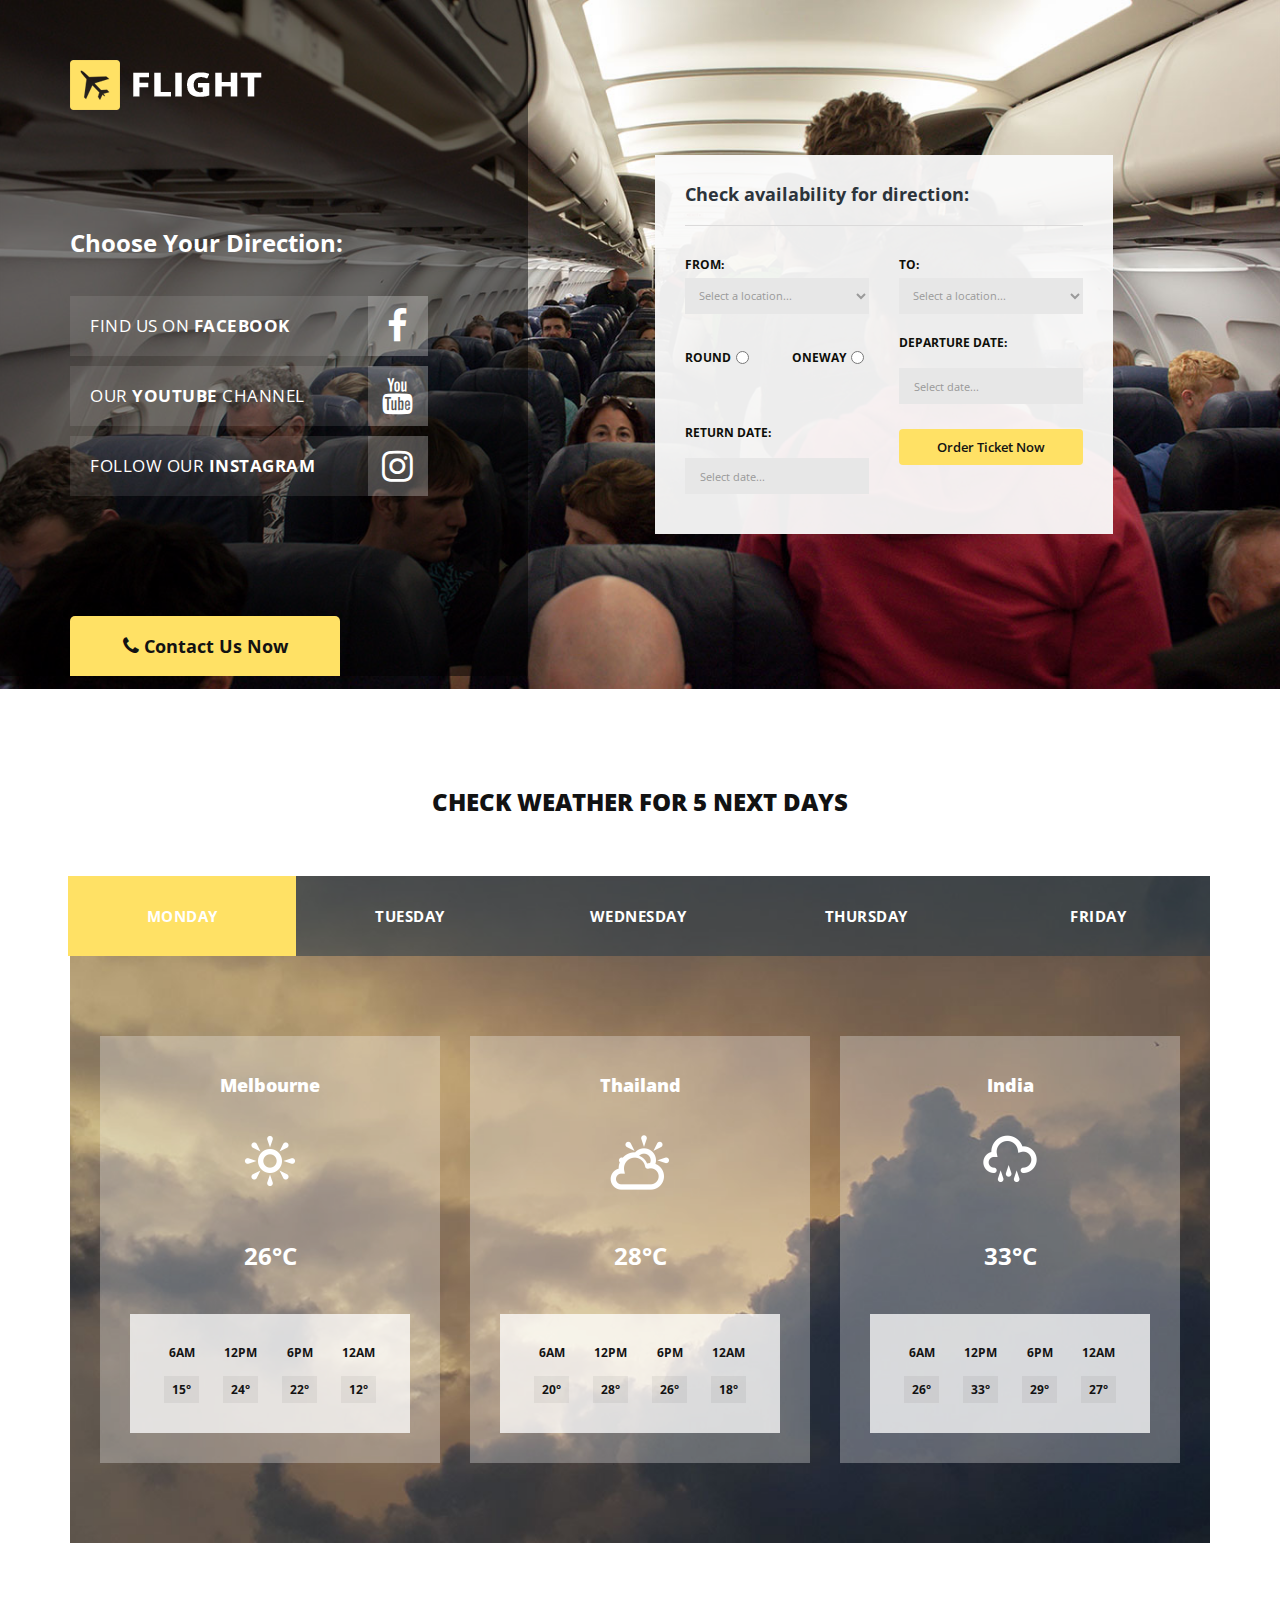
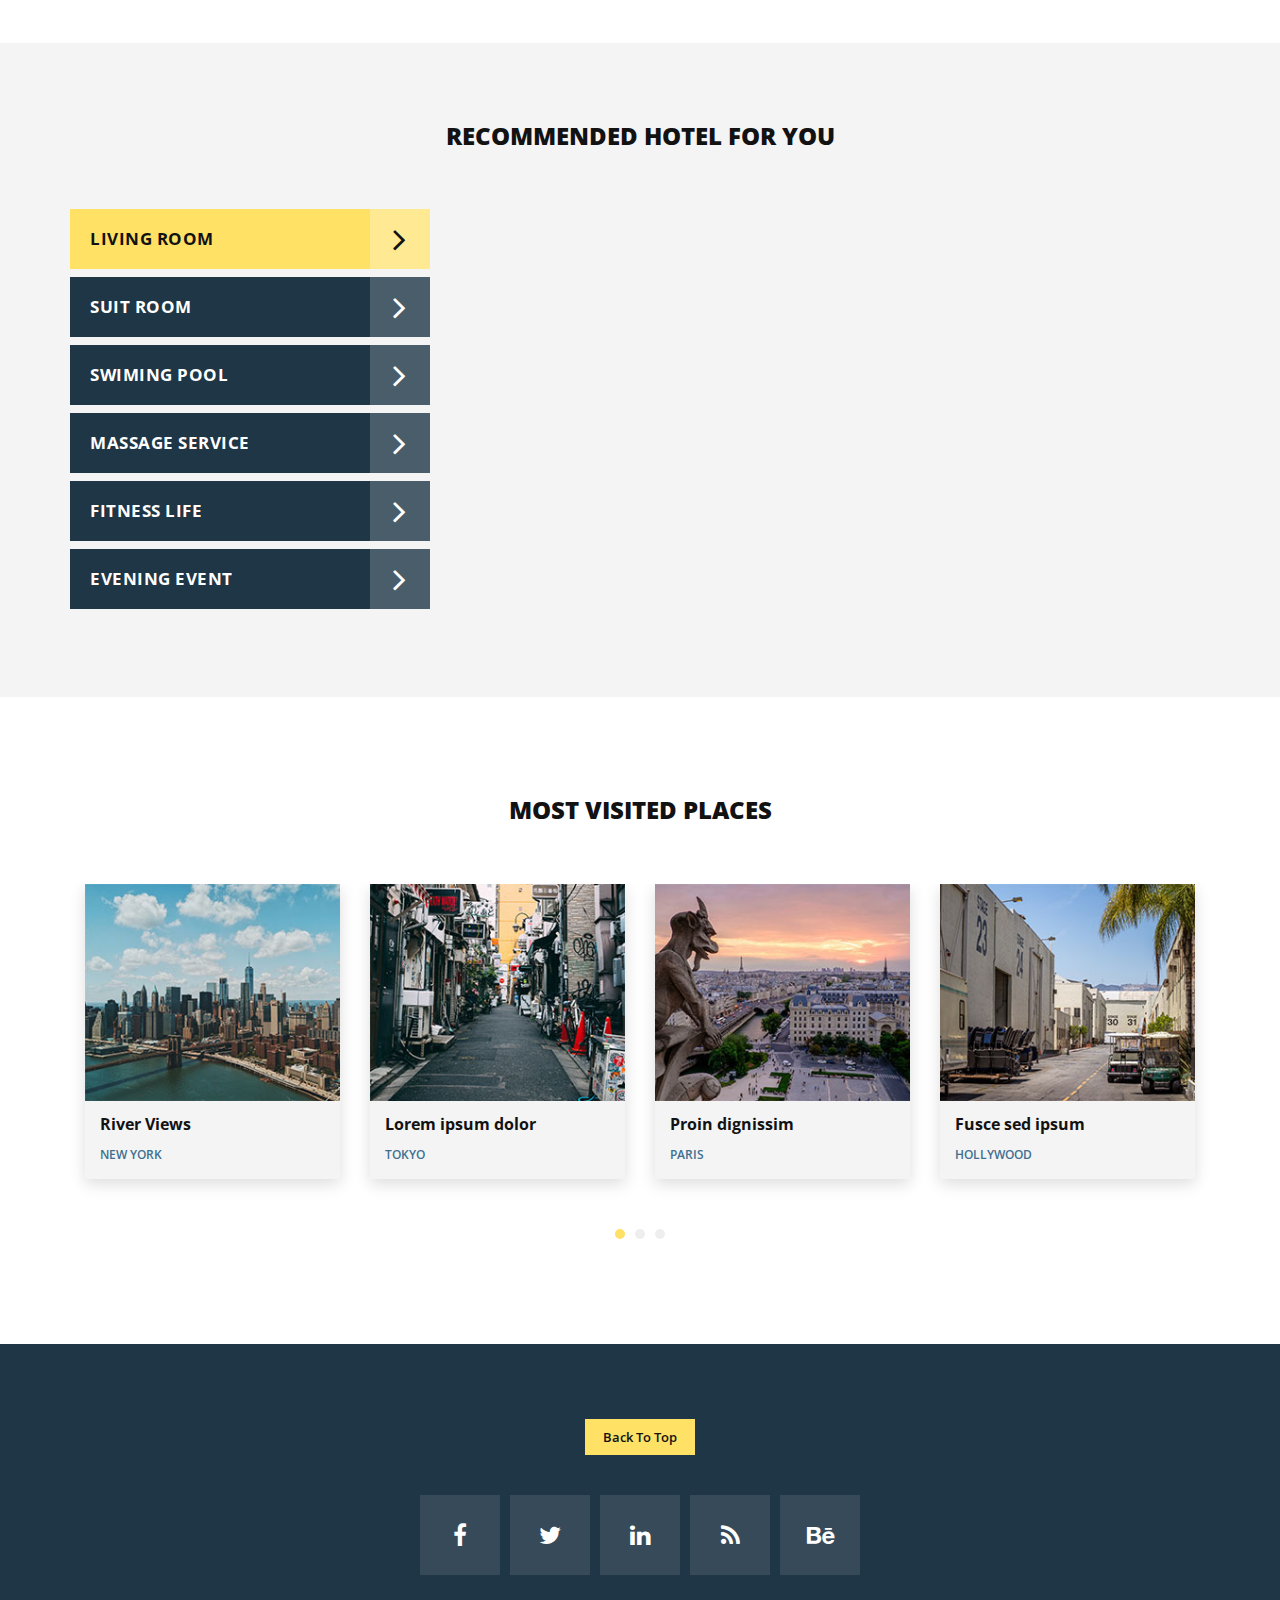
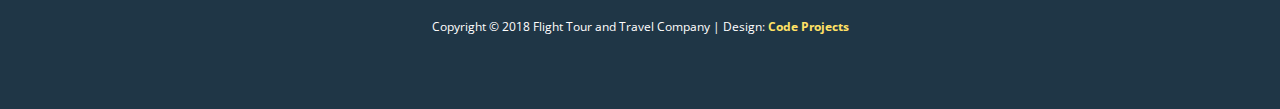
<file: index.html>
<!DOCTYPE html>
<html>
    <head>
        <meta charset="utf-8">
        <meta http-equiv="X-UA-Compatible" content="IE=edge,chrome=1">
<!--

Template 2093 Flight

http://www.tooplate.com/view/2093-flight

-->
    	<title>Flight Reservation</title>
    
        <meta name="description" content="">
        <meta name="viewport" content="width=device-width, initial-scale=1">
        <link rel="apple-touch-icon" href="apple-touch-icon.png">

        <link rel="stylesheet" href="css/bootstrap.min.css">
        <link rel="stylesheet" href="css/bootstrap-theme.min.css">
        <link rel="stylesheet" href="css/fontAwesome.css">
        <link rel="stylesheet" href="css/hero-slider.css">
        <link rel="stylesheet" href="css/owl-carousel.css">
        <link rel="stylesheet" href="css/datepicker.css">
        <link rel="stylesheet" href="css/tooplate-style.css">

        <link href="https://fonts.googleapis.com/css?family=Open+Sans:300,400,600,700,800" rel="stylesheet">

        <script src="js/vendor/modernizr-2.8.3-respond-1.4.2.min.js"></script>
    </head>

<body>

    
    <section class="banner" id="top">
        <div class="container">
            <div class="row">
                <div class="col-md-5">
                    <div class="left-side">
                        <div class="logo">
                            <img src="img/logo.png" alt="Flight Template">
                        </div>
                        <div class="tabs-content">
                            <h4>Choose Your Direction:</h4>
                            <ul class="social-links">
                                <li><a href="http://facebook.com">Find us on <em>Facebook</em><i class="fa fa-facebook"></i></a></li>
                                <li><a href="http://youtube.com">Our <em>YouTube</em> Channel<i class="fa fa-youtube"></i></a></li>
                                <li><a href="http://instagram.com">Follow our <em>instagram</em><i class="fa fa-instagram"></i></a></li>
                            </ul>
                        </div>
                        <div class="page-direction-button">
                            <a href="contact.html"><i class="fa fa-phone"></i>Contact Us Now</a>
                        </div>
                    </div>
                </div>
                <div class="col-md-5 col-md-offset-1">
                    <section id="first-tab-group" class="tabgroup">
                        <div id="tab1">
                            <div class="submit-form">
                                <h4>Check availability for <em>direction</em>:</h4>
                                <form id="form-submit" method="get">
                                    <div class="row">
                                        <div class="col-md-6">
                                            <fieldset>
                                                <label for="from">From:</label>
                                                <select required id='from' name='from' onchange='this.form.()'>
                                                    <option value="">Select a location...</option>
                                                    <option value="Melbourne">Melbourne</option>
                                                    <option value="Sydney">Sydney</option>
                                                    <option value="Adelaide">Adelaide</option>
                                                    <option value="Perth">Perth</option>
                                                    <option value="Darwin">Darwin</option>
                                                    <option value="Hobart">Hobart</option>
                                                    <option value="Mumbai">Mumbai</option>
                                                    <option value="Delhi">Delhi</option>
                                                    <option value="Singapore">Singapore</option>
                                                    <option value="Thailand">Thailand</option>
                                                    <option value="New York">New York</option>
                                                    <option value="Texas">Texas</option>
                                                </select>
                                            </fieldset>
                                        </div>
                                        <div class="col-md-6">
                                            <fieldset>
                                                <label for="to">To:</label>
                                                <select required id='to' onchange='checkDestination()'>
                                                    <option value="">Select a location...</option>
                                                    <option value="Melbourne">Melbourne</option>
                                                    <option value="Sydney">Sydney</option>
                                                    <option value="Adelaide">Adelaide</option>
                                                    <option value="Perth">Perth</option>
                                                    <option value="Darwin">Darwin</option>
                                                    <option value="Hobart">Hobart</option>
                                                    <option value="Mumbai">Mumbai</option>
                                                    <option value="Delhi">Delhi</option>
                                                    <option value="Singapore">Singapore</option>
                                                    <option value="Thailand">Thailand</option>
                                                    <option value="New York">New York</option>
                                                    <option value="Texas">Texas</option>
                                                </select>
                                            </fieldset>
                                        </div>
                                        
                                        <div class="col-md-6">
                                            <div class="radio-select">
                                                <div class="row">
                                                    <div class="col-md-6 col-sm-6 col-xs-6">
                                                        <label for="round" >Round</label>
                                                        <input type="radio" name="trip" id="round" value="round" required="required" onclick="hideReturnDatePicker(this.value)" onchange='this.form.()'>
                                                    </div>
                                                    <div class="col-md-6 col-sm-6 col-xs-6">
                                                        <label for="oneway">Oneway</label>
                                                        <input type="radio" name="trip" id="oneway" value="one-way" required="required" onclick="hideReturnDatePicker(this.value)" onchange='this.form.()' >
                                                    </div>
                                                    
                                                </div>
                                            </div>
                                        </div>
                                      
                                        <div class="col-md-6">
                                            <fieldset>
                                                <label for="departure">Departure date:</label>
                                                <input name="deparure" type="text" class="form-control date" id="deparure" placeholder="Select date..." required="" onchange='this.form.()'>
                                            </fieldset>
                                        </div>
                                        <div class="col-md-6">
                                            <fieldset>
                                                <label for="return" id="returnLable" >Return date:</label>
                                                <input name="return" type="text" class="form-control date" id="returnDate" placeholder="Select date..." required="" onchange='this.form.()'>
                                            </fieldset>
                                        </div>
                                    
                                
                                        <div class="col-md-6">
                                            <fieldset>
                                                <button type="submit" id="form-submit" onclick="validateForm()" class="btn">Order Ticket Now</button>
                                            </fieldset>
                                        </div>
                                    </div>
                                </form>
                            </div>
                        </div>
                    </section>
                </div>
            </div>
        </div>
    </section>



    <div class="tabs-content" id="weather">
        <div class="container">
            <div class="row">
                <div class="col-md-12">
                    <div class="section-heading">
                        <h2>Check Weather For 5 NEXT Days</h2>
                    </div>
                </div>
                <div class="wrapper">
                    <div class="col-md-12">
                        <div class="weather-content">
                            <div class="row">
                                <div class="col-md-12">
                                    <ul class="tabs clearfix" data-tabgroup="second-tab-group">
                                        <li><a href="#monday" class="active">Monday</a></li>
                                        <li><a href="#tuesday">Tuesday</a></li>
                                        <li><a href="#wednesday">Wednesday</a></li>
                                        <li><a href="#thursday">Thursday</a></li>
                                        <li><a href="#friday">Friday</a></li>
                                    </ul>    
                                </div>
                                <div class="col-md-12">
                                    <section id="second-tab-group" class="weathergroup">
                                        <div id="monday">
                                            <div class="row">
                                                <div class="col-md-4">
                                                    <div class="weather-item">
                                                        <h6>Melbourne</h6>
                                                        <div class="weather-icon">
                                                            <img src="img/weather-icon-03.png" alt="">
                                                        </div>
                                                        <span>26&deg;C</span>
                                                        <ul class="time-weather">
                                                            <li>6AM <span>15&deg;</span></li>
                                                            <li>12PM <span>24&deg;</span></li>
                                                            <li>6PM <span>22&deg;</span></li>
                                                            <li>12AM <span>12&deg;</span></li>
                                                        </ul>
                                                    </div>
                                                </div>
                                                <div class="col-md-4">
                                                    <div class="weather-item">
                                                        <h6>Thailand</h6>
                                                        <div class="weather-icon">
                                                            <img src="img/weather-icon-02.png" alt="">
                                                        </div>
                                                        <span>28&deg;C</span>
                                                        <ul class="time-weather">
                                                            <li>6AM <span>20&deg;</span></li>
                                                            <li>12PM <span>28&deg;</span></li>
                                                            <li>6PM <span>26&deg;</span></li>
                                                            <li>12AM <span>18&deg;</span></li>
                                                        </ul>
                                                    </div>
                                                </div>
                                                <div class="col-md-4">
                                                    <div class="weather-item">
                                                        <h6>India</h6>
                                                        <div class="weather-icon">
                                                            <img src="img/weather-icon-01.png" alt="">
                                                        </div>
                                                        <span>33&deg;C</span>
                                                        <ul class="time-weather">
                                                            <li>6AM <span>26&deg;</span></li>
                                                            <li>12PM <span>33&deg;</span></li>
                                                            <li>6PM <span>29&deg;</span></li>
                                                            <li>12AM <span>27&deg;</span></li>
                                                        </ul>
                                                    </div>
                                                </div>
                                            </div>
                                        </div>
                                        <div id="tuesday">
                                            <div class="row">
                                                <div class="col-md-4">
                                                    <div class="weather-item">
                                                        <h6>Myanmar</h6>
                                                        <div class="weather-icon">
                                                            <img src="img/weather-icon-02.png" alt="">
                                                        </div>
                                                        <span>28&deg;C</span>
                                                        <ul class="time-weather">
                                                            <li>6AM <span>18&deg;</span></li>
                                                            <li>12PM <span>27&deg;</span></li>
                                                            <li>6PM <span>25&deg;</span></li>
                                                            <li>12AM <span>17&deg;</span></li>
                                                        </ul>
                                                    </div>
                                                </div>
                                                <div class="col-md-4">
                                                    <div class="weather-item">
                                                        <h6>Thailand</h6>
                                                        <div class="weather-icon">
                                                            <img src="img/weather-icon-03.png" alt="">
                                                        </div>
                                                        <span>31&deg;C</span>
                                                        <ul class="time-weather">
                                                            <li>6AM <span>19&deg;</span></li>
                                                            <li>12PM <span>28&deg;</span></li>
                                                            <li>6PM <span>22&deg;</span></li>
                                                            <li>12AM <span>18&deg;</span></li>
                                                        </ul>
                                                    </div>
                                                </div>
                                                <div class="col-md-4">
                                                    <div class="weather-item">
                                                        <h6>India</h6>
                                                        <div class="weather-icon">
                                                            <img src="img/weather-icon-01.png" alt="">
                                                        </div>
                                                        <span>26&deg;C</span>
                                                        <ul class="time-weather">
                                                            <li>6AM <span>19&deg;</span></li>
                                                            <li>12PM <span>26&deg;</span></li>
                                                            <li>6PM <span>22&deg;</span></li>
                                                            <li>12AM <span>20&deg;</span></li>
                                                        </ul>
                                                    </div>
                                                </div>
                                            </div>
                                        </div>
                                        <div id="wednesday">
                                            <div class="row">
                                                <div class="col-md-4">
                                                    <div class="weather-item">
                                                        <h6>Myanmar</h6>
                                                        <div class="weather-icon">
                                                            <img src="img/weather-icon-03.png" alt="">
                                                        </div>
                                                        <span>31&deg;C</span>
                                                        <ul class="time-weather">
                                                            <li>6AM <span>19&deg;</span></li>
                                                            <li>12PM <span>28&deg;</span></li>
                                                            <li>6PM <span>22&deg;</span></li>
                                                            <li>12AM <span>18&deg;</span></li>
                                                        </ul>
                                                    </div>
                                                </div>
                                                <div class="col-md-4">
                                                    <div class="weather-item">
                                                        <h6>Thailand</h6>
                                                        <div class="weather-icon">
                                                            <img src="img/weather-icon-01.png" alt="">
                                                        </div>
                                                        <span>34&deg;C</span>
                                                        <ul class="time-weather">
                                                            <li>6AM <span>28&deg;</span></li>
                                                            <li>12PM <span>34&deg;</span></li>
                                                            <li>6PM <span>30&deg;</span></li>
                                                            <li>12AM <span>29&deg;</span></li>
                                                        </ul>
                                                    </div>
                                                </div>
                                                <div class="col-md-4">
                                                    <div class="weather-item">
                                                        <h6>India</h6>
                                                        <div class="weather-icon">
                                                            <img src="img/weather-icon-02.png" alt="">
                                                        </div>
                                                        <span>28&deg;C</span>
                                                        <ul class="time-weather">
                                                            <li>6AM <span>18&deg;</span></li>
                                                            <li>12PM <span>27&deg;</span></li>
                                                            <li>6PM <span>25&deg;</span></li>
                                                            <li>12AM <span>17&deg;</span></li>
                                                        </ul>
                                                    </div>
                                                </div>
                                            </div>
                                        </div>
                                        <div id="thursday">
                                            <div class="row">
                                                <div class="col-md-4">
                                                    <div class="weather-item">
                                                        <h6>Myanmar</h6>
                                                        <div class="weather-icon">
                                                            <img src="img/weather-icon-01.png" alt="">
                                                        </div>
                                                        <span>27&deg;C</span>
                                                        <ul class="time-weather">
                                                            <li>6AM <span>21&deg;</span></li>
                                                            <li>12PM <span>27&deg;</span></li>
                                                            <li>6PM <span>22&deg;</span></li>
                                                            <li>12AM <span>18&deg;</span></li>
                                                        </ul>
                                                    </div>
                                                </div>
                                                <div class="col-md-4">
                                                    <div class="weather-item">
                                                        <h6>Thailand</h6>
                                                        <div class="weather-icon">
                                                            <img src="img/weather-icon-02.png" alt="">
                                                        </div>
                                                        <span>28&deg;C</span>
                                                        <ul class="time-weather">
                                                            <li>6AM <span>18&deg;</span></li>
                                                            <li>12PM <span>27&deg;</span></li>
                                                            <li>6PM <span>25&deg;</span></li>
                                                            <li>12AM <span>17&deg;</span></li>
                                                        </ul>
                                                    </div>
                                                </div>
                                                <div class="col-md-4">
                                                    <div class="weather-item">
                                                        <h6>India</h6>
                                                        <div class="weather-icon">
                                                            <img src="img/weather-icon-03.png" alt="">
                                                        </div>
                                                        <span>31&deg;C</span>
                                                        <ul class="time-weather">
                                                            <li>6AM <span>19&deg;</span></li>
                                                            <li>12PM <span>28&deg;</span></li>
                                                            <li>6PM <span>22&deg;</span></li>
                                                            <li>12AM <span>18&deg;</span></li>
                                                        </ul>
                                                    </div>
                                                </div>
                                            </div>
                                        </div>
                                        <div id="friday">
                                            <div class="row">
                                                <div class="col-md-4">
                                                    <div class="weather-item">
                                                        <h6>Myanmar</h6>
                                                        <div class="weather-icon">
                                                            <img src="img/weather-icon-03.png" alt="">
                                                        </div>
                                                        <span>33&deg;C</span>
                                                        <ul class="time-weather">
                                                            <li>6AM <span>28&deg;</span></li>
                                                            <li>12PM <span>33&deg;</span></li>
                                                            <li>6PM <span>29&deg;</span></li>
                                                            <li>12AM <span>27&deg;</span></li>
                                                        </ul>
                                                    </div>
                                                </div>
                                                <div class="col-md-4">
                                                    <div class="weather-item">
                                                        <h6>Thailand</h6>
                                                        <div class="weather-icon">
                                                            <img src="img/weather-icon-02.png" alt="">
                                                        </div>
                                                        <span>31&deg;C</span>
                                                        <ul class="time-weather">
                                                            <li>6AM <span>24&deg;</span></li>
                                                            <li>12PM <span>31&deg;</span></li>
                                                            <li>6PM <span>26&deg;</span></li>
                                                            <li>12AM <span>23&deg;</span></li>
                                                        </ul>
                                                    </div>
                                                </div>
                                                <div class="col-md-4">
                                                    <div class="weather-item">
                                                        <h6>India</h6>
                                                        <div class="weather-icon">
                                                            <img src="img/weather-icon-01.png" alt="">
                                                        </div>
                                                        <span>28&deg;C</span>
                                                        <ul class="time-weather">
                                                            <li>6AM <span>24&deg;</span></li>
                                                            <li>12PM <span>28&deg;</span></li>
                                                            <li>6PM <span>26&deg;</span></li>
                                                            <li>12AM <span>22&deg;</span></li>
                                                        </ul>
                                                    </div>
                                                </div>
                                            </div>
                                        </div>
                                    </section>
                                </div>
                            </div>
                        </div>
                    </div>
                </div>
            </div>
        </div>
    </div>





    
    <div class="tabs-content" id="recommended-hotel">
        <div class="container">
            <div class="row">
                <div class="col-md-12">
                    <div class="section-heading">
                        <h2>Recommended Hotel For You</h2>
                    </div>
                </div>
                <div class="wrapper">
                    <div class="col-md-4">
                            <ul class="tabs clearfix" data-tabgroup="third-tab-group">
                                <li><a href="#livingroom" class="active">Living Room <i class="fa fa-angle-right"></i></a></li>
                                <li><a href="#suitroom">Suit Room <i class="fa fa-angle-right"></i></a></li>
                                <li><a href="#swimingpool">Swiming Pool <i class="fa fa-angle-right"></i></a></li>
                                <li><a href="#massage">Massage Service <i class="fa fa-angle-right"></i></a></li>
                                <li><a href="#fitness">Fitness Life <i class="fa fa-angle-right"></i></a></li>
                                <li><a href="#event">Evening Event <i class="fa fa-angle-right"></i></a></li>
                            </ul>
                        </div>
                    </div>
                    <div class="col-md-8">
                        <section id="third-tab-group" class="recommendedgroup">
                            <div id="livingroom">
                                <div class="text-content">
                                    <iframe width="100%" height="400px" src="https://www.youtube.com/watch?v=zxl1WNm2l5k">
                                    </iframe>
                                </div>
                            </div>
                            <div id="suitroom">
                                <div class="row">
                                    <div class="col-md-12">
                                        <div id="owl-suiteroom" class="owl-carousel owl-theme">
                                            <div class="item">
                                                <div class="suiteroom-item">
                                                    <img src="img/suite-02.jpg" alt="">
                                                    <div class="text-content">
                                                        <h4>Clean And Relaxing Room</h4>
                                                        <span>Aurora Resort</span>
                                                    </div>
                                                </div>
                                            </div>
                                            <div class="item">
                                                <div class="suiteroom-item">
                                                    <img src="img/suite-01.jpg" alt="">
                                                    <div class="text-content">
                                                        <h4>Special Suite Room TV</h4>
                                                        <span>Khao Yai Hotel</span>
                                                    </div>
                                                </div>
                                            </div>
                                            <div class="item">
                                                <div class="suiteroom-item">
                                                    <img src="img/suite-03.jpg" alt="">
                                                    <div class="text-content">
                                                        <h4>The Best Sitting</h4>
                                                        <span>Hotel Grand</span>
                                                    </div>
                                                </div>
                                            </div>
                                        </div>
                                    </div>
                                </div>
                            </div>
                            <div id="swimingpool">
                                <img src="img/swiming-pool.jpg" alt="">
                                <div class="row">
                                    <div class="col-md-12">
                                        <div class="text-content">
                                            <h4>Lovely View Swiming Pool For Special Guests</h4>
                                            <span>Victoria Resort and Spa</span>
                                        </div>
                                    </div>
                                </div>
                            </div>
                            <div id="massage">
                                <img src="img/massage-service.jpg" alt="">
                                <div class="row">
                                    <div class="col-md-12">
                                        <div class="text-content">
                                            <h4>Perfect Place For Relaxation</h4>
                                            <span>Napali Beach</span>
                                        </div>
                                    </div>
                                </div>
                            </div>
                            <div id="fitness">
                                <img src="img/fitness-service.jpg" alt="">
                                <div class="row">
                                    <div class="col-md-12">
                                        <div class="text-content">
                                            <h4>Insane Street Workout</h4>
                                            <span>Hua Hin Beach</span>
                                        </div>
                                    </div>
                                </div>
                            </div>
                            <div id="event">
                                <img src="img/evening-event.jpg" alt="">
                                <div class="row">
                                    <div class="col-md-12">
                                        <div class="text-content">
                                            <h4>Finest Winery Night</h4>
                                            <span>Queen Restaurant</span>
                                        </div>
                                    </div>
                                </div>
                            </div>
                        </section>
                    </div>
                </div>
            </div>
        </div>
    </div>




    <section id="most-visited">
        <div class="container">
            <div class="row">
                <div class="col-md-12">
                    <div class="section-heading">
                        <h2>Most Visited Places</h2>
                    </div>
                </div>
                <div class="col-md-12">
                    <div id="owl-mostvisited" class="owl-carousel owl-theme">
                        <div class="item col-md-12">
                            <div class="visited-item">
                                <img src="img/place-01.jpg" alt="">
                                <div class="text-content">
                                    <h4>River Views</h4>
                                    <span>New York</span>
                                </div>
                            </div>
                        </div>
                        <div class="item col-md-12">
                            <div class="visited-item">
                                <img src="img/place-02.jpg" alt="">
                                <div class="text-content">
                                    <h4>Lorem ipsum dolor</h4>
                                    <span>Tokyo</span>
                                </div>
                            </div>
                        </div>
                        <div class="item col-md-12">
                            <div class="visited-item">
                                <img src="img/place-03.jpg" alt="">
                                <div class="text-content">
                                    <h4>Proin dignissim</h4>
                                    <span>Paris</span>
                                </div>
                            </div>
                        </div>
                        <div class="item col-md-12">
                            <div class="visited-item">
                                <img src="img/place-04.jpg" alt="">
                                <div class="text-content">
                                    <h4>Fusce sed ipsum</h4>
                                    <span>Hollywood</span>
                                </div>
                            </div>
                        </div>
                        <div class="item col-md-12">
                            <div class="visited-item">
                                <img src="img/place-02.jpg" alt="">
                                <div class="text-content">
                                    <h4>Vivamus egestas</h4>
                                    <span>Tokyo</span>
                                </div>
                            </div>
                        </div>
                        <div class="item col-md-12">
                            <div class="visited-item">
                                <img src="img/place-01.jpg" alt="">
                                <div class="text-content">
                                    <h4>Aliquam elit metus</h4>
                                    <span>New York</span>
                                </div>
                            </div>
                        </div>
                        <div class="item col-md-12">
                            <div class="visited-item">
                                <img src="img/place-03.jpg" alt="">
                                <div class="text-content">
                                    <h4>Phasellus pharetra</h4>
                                    <span>Paris</span>
                                </div>
                            </div>
                        </div>
                        <div class="item col-md-12">
                            <div class="visited-item">
                                <img src="img/place-04.jpg" alt="">
                                <div class="text-content">
                                    <h4>In in quam efficitur</h4>
                                    <span>Hollywood</span>
                                </div>
                            </div>
                        </div>
                        <div class="item col-md-12">
                            <div class="visited-item">
                                <img src="img/place-01.jpg" alt="">
                                <div class="text-content">
                                    <h4>Sed faucibus odio</h4>
                                    <span>NEW YORK</span>
                                </div>
                            </div>
                        </div>
                        <div class="item col-md-12">
                            <div class="visited-item">
                                <img src="img/place-02.jpg" alt="">
                                <div class="text-content">
                                    <h4>Donec varius porttitor</h4>
                                    <span>Tokyo</span>
                                </div>
                            </div>
                        </div>
                    </div>
                </div>
            </div>
        </div>
    </section>



    <footer>
        <div class="container">
            <div class="row">
                <div class="col-md-12">
                    <div class="primary-button">
                        <a href="#" class="scroll-top">Back To Top</a>
                    </div>
                </div>
                <div class="col-md-12">
                    <ul class="social-icons">
                        <li><a href="https://www.facebook.com/tooplate"><i class="fa fa-facebook"></i></a></li>
                        <li><a href="#"><i class="fa fa-twitter"></i></a></li>
                        <li><a href="#"><i class="fa fa-linkedin"></i></a></li>
                        <li><a href="#"><i class="fa fa-rss"></i></a></li>
                        <li><a href="#"><i class="fa fa-behance"></i></a></li>
                    </ul>
                </div>
                <div class="col-md-12">
                    <p>Copyright &copy; 2018 Flight Tour and Travel Company
                
                | Design: <a href="http://www.code-projects.org" target="_parent"><em>Code Projects</em></a></p>
                </div>
            </div>
        </div>
    </footer>


    


    <script src="//ajax.googleapis.com/ajax/libs/jquery/1.11.2/jquery.min.js"></script>
    <script>window.jQuery || document.write('<script src="js/vendor/jquery-1.11.2.min.js"><\/script>')</script>

    <script src="js/vendor/bootstrap.min.js"></script>
    
    <script src="js/datepicker.js"></script>
    <script src="js/plugins.js"></script>
    <script src="js/main.js"></script>

    <script src="http://ajax.googleapis.com/ajax/libs/jquery/1.10.2/jquery.min.js" type="text/javascript"></script>
    <script type="text/javascript">
    $(document).ready(function() {

        

        // navigation click actions 
        $('.scroll-link').on('click', function(event){
            event.preventDefault();
            var sectionID = $(this).attr("data-id");
            scrollToID('#' + sectionID, 750);
        });
        // scroll to top action
        $('.scroll-top').on('click', function(event) {
            event.preventDefault();
            $('html, body').animate({scrollTop:0}, 'slow');         
        });
        // mobile nav toggle
        $('#nav-toggle').on('click', function (event) {
            event.preventDefault();
            $('#main-nav').toggleClass("open");
        });
    });
    // scroll function
    function scrollToID(id, speed){
        var offSet = 0;
        var targetOffset = $(id).offset().top - offSet;
        var mainNav = $('#main-nav');
        $('html,body').animate({scrollTop:targetOffset}, speed);
        if (mainNav.hasClass("open")) {
            mainNav.css("height", "1px").removeClass("in").addClass("collapse");
            mainNav.removeClass("open");
        }
    }
    if (typeof console === "undefined") {
        console = {
            log: function() { }
        };
    }
    </script>
</body>
</html>
</file>
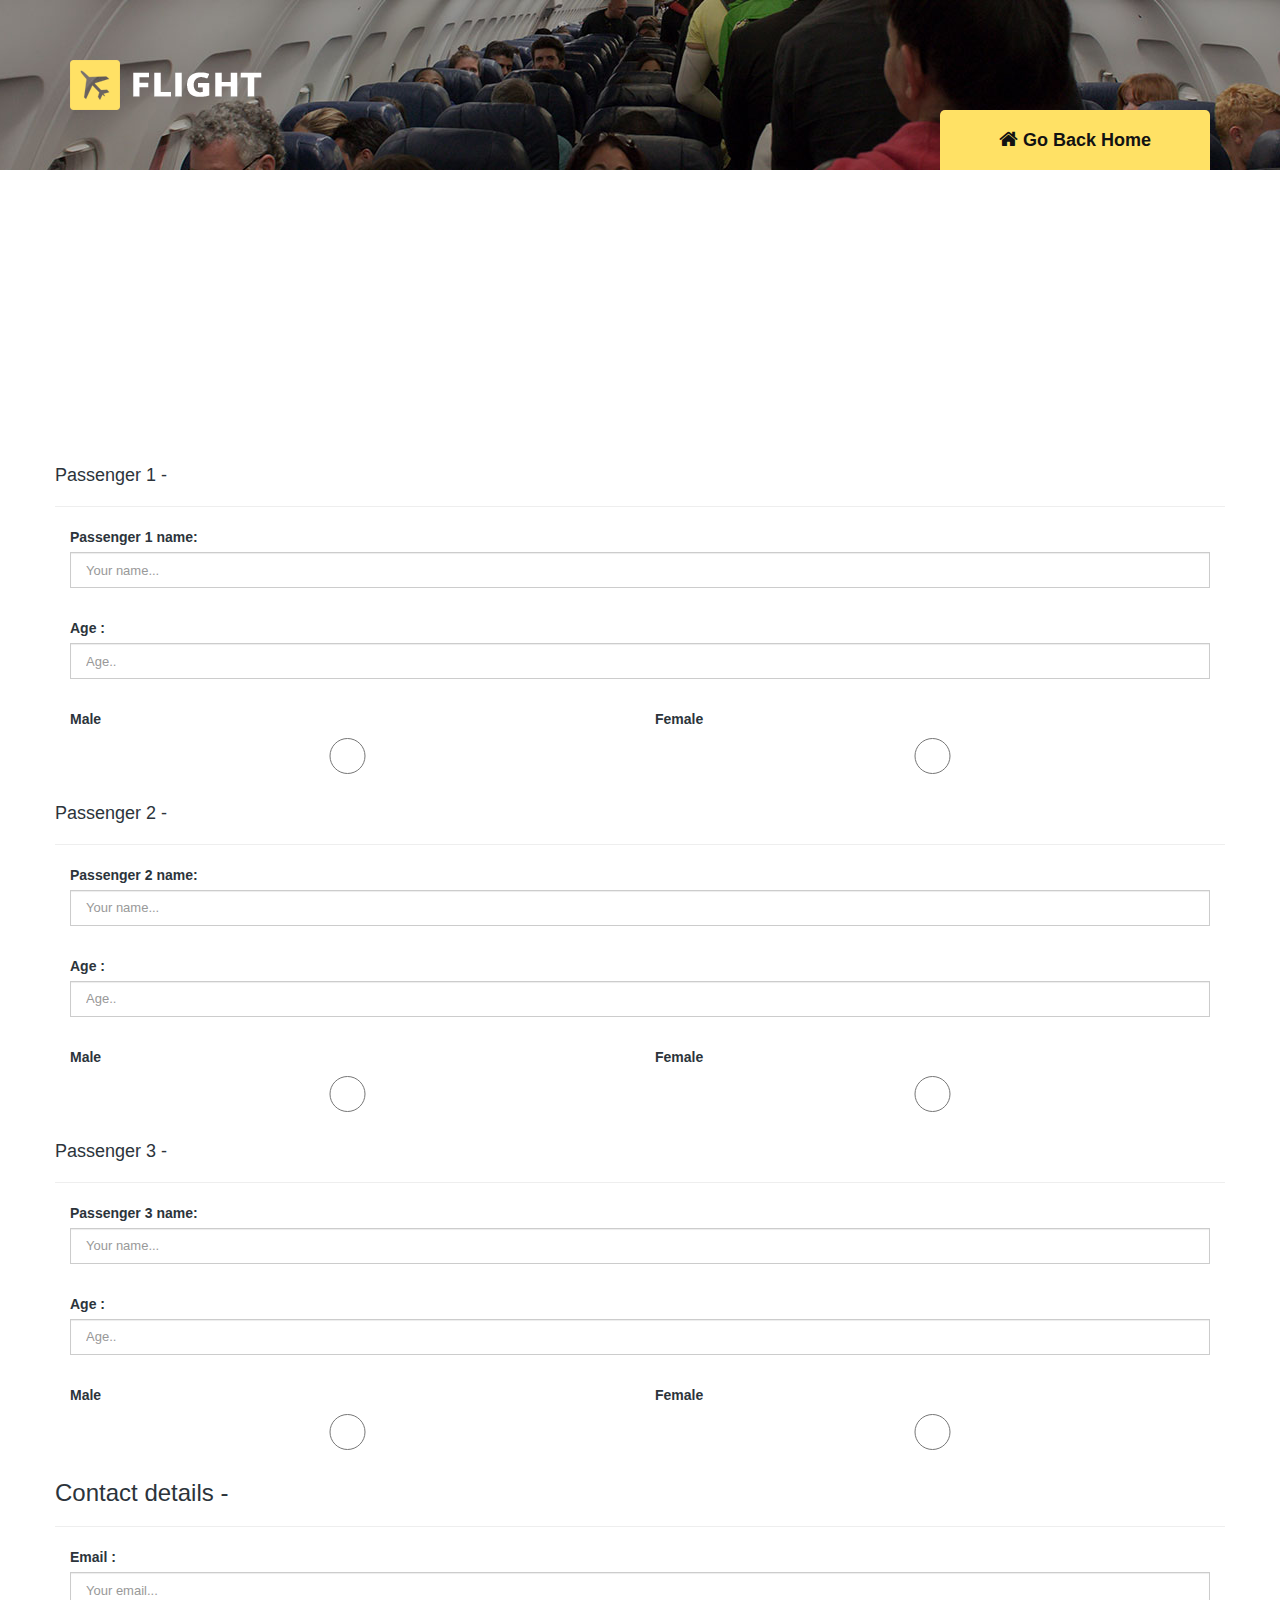
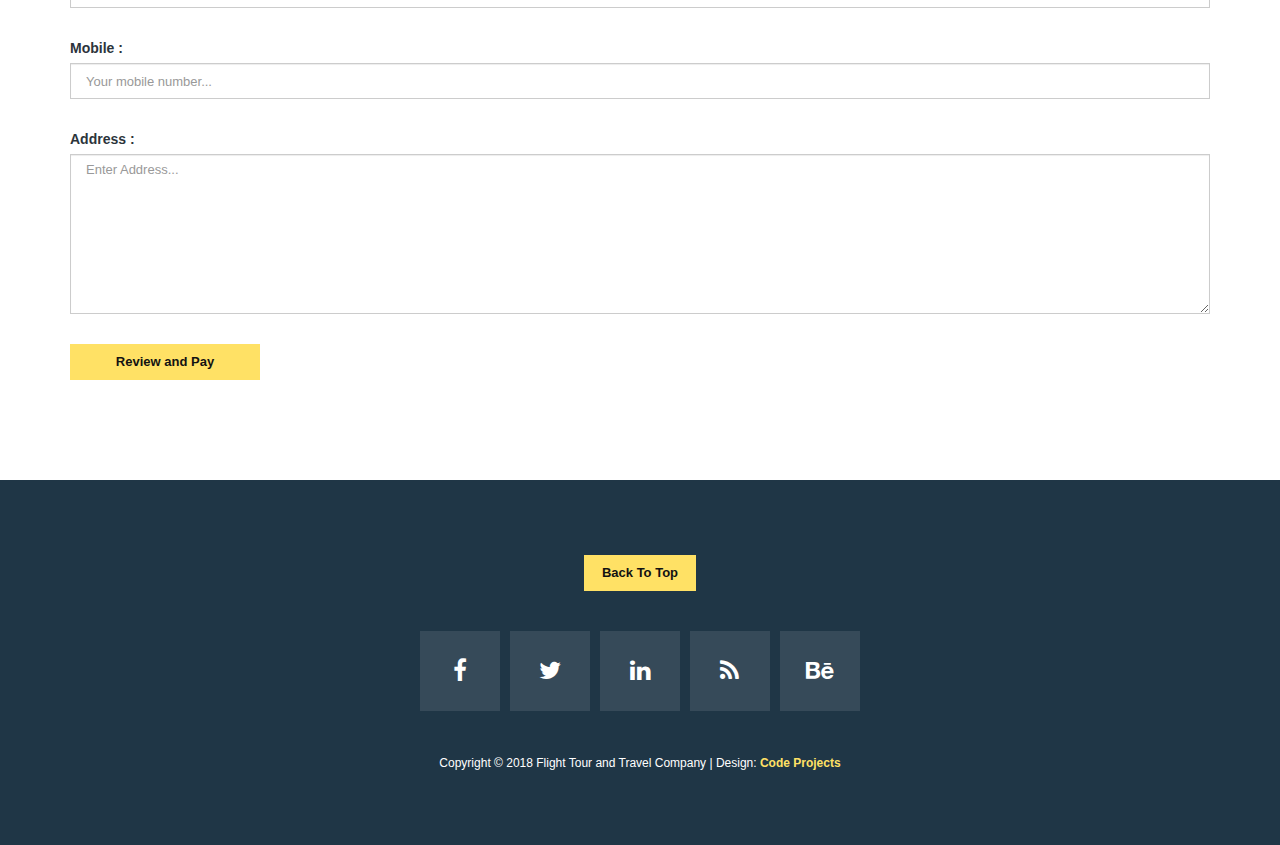
<file: book.html>
<!DOCTYPE html>
<html>

<head>
    <meta charset="utf-8">
    <meta http-equiv="X-UA-Compatible" content="IE=edge,chrome=1">
    <!--

Template 2093 Flight

http://www.tooplate.com/view/2093-flight

-->
    <title>Flight - Contact Page</title>
    <meta name="description" content="">
    <meta name="viewport" content="width=device-width, initial-scale=1">
    <link rel="apple-touch-icon" href="apple-touch-icon.png">

    <link rel="stylesheet" href="css/bootstrap.min.css">
    <link rel="stylesheet" href="css/bootstrap-theme.min.css">
    <link rel="stylesheet" href="css/fontAwesome.css">
    <link rel="stylesheet" href="css/hero-slider.css">
    <link rel="stylesheet" href="css/owl-carousel.css">
    <link rel="stylesheet" href="css/tooplate-style.css">

    <link
        href="https://fonts.googleapis.com/css?family=Spectral:200,200i,300,300i,400,400i,500,500i,600,600i,700,700i,800,800i"
        rel="stylesheet">
    <link href="https://fonts.googleapis.com/css?family=Roboto:100,300,400,500,700,900" rel="stylesheet">

    <script src="js/vendor/modernizr-2.8.3-respond-1.4.2.min.js"></script>
</head>

<body>


    <section class="page-heading" id="top">
        <div class="container">
            <div class="row">
                <div class="col-md-6">
                    <div class="logo">
                        <img src="img/logo.png" alt="Flight Template">
                    </div>
                </div>
                <div class="col-md-6">
                    <div class="page-direction-button">
                        <a href="index.html"><i class="fa fa-home"></i>Go Back Home</a>
                    </div>
                </div>
            </div>
        </div>
    </section>





    <section class="contact-form">
        <div class="container">
            <div class="row">
                <div class="col-md-12">
                    <div class="section-heading">
                        <h2>Passenger Details</h2>
                    </div>
                </div>
                <div class="col-md-12">
                    <form id="detail" action="confirmationPage.html" method="get">
                        <div class="row">
                            <h4>Passenger 1 - </h2>
                                <hr>
                                <div class="col-md-12">
                                    <label for="from">Passenger 1 name:</label>
                                    <fieldset>
                                        <input name="name1" type="text" class="form-control" id="name1"
                                            placeholder="Your name..." required=""
                                            onchange="validateNameCount(this.value)">
                                    </fieldset>
                                </div>
                                <div class="col-md-12">
                                    <fieldset>
                                        <label for="from">Age :</label>
                                        <input name="age1" type="number" class="form-control" id="age1"
                                            placeholder="Age.." required="">
                                    </fieldset>
                                </div>
                                <div class="col-md-12">
                                    <div class="radio-select">
                                        <div class="row">
                                            <div class="col-md-6 col-sm-6 col-xs-6">
                                                <label for="male">Male</label>
                                                <input type="radio" name="gender1" id="male1" value="male"
                                                    required="required" onchange='this.form.()'>
                                            </div>
                                            <div class="col-md-6 col-sm-6 col-xs-6">
                                                <label for="Female">Female</label>
                                                <input type="radio" name="gender1" id="female1" value="female"
                                                    required="required" onchange='this.form.()'>
                                            </div>

                                        </div>
                                    </div>
                                </div>
                                <br>
                                <br>
                                <h4>Passenger 2 - </h2>
                                    <hr>
                                    <div class="col-md-12">
                                        <label for="from">Passenger 2 name:</label>
                                        <fieldset>
                                            <input name="name2" type="text" class="form-control" id="name2"
                                                placeholder="Your name..." required=""
                                                onchange="validateNameCount(this.value)">
                                        </fieldset>
                                    </div>
                                    <div class="col-md-12">
                                        <fieldset>
                                            <label for="from">Age :</label>
                                            <input name="age2" type="number" class="form-control" id="age2"
                                                placeholder="Age.." required="">
                                        </fieldset>
                                    </div>
                                    <div class="col-md-12">
                                        <div class="radio-select">
                                            <div class="row">
                                                <div class="col-md-6 col-sm-6 col-xs-6">
                                                    <label for="male">Male</label>
                                                    <input type="radio" name="gender2" id="male2" value="male"
                                                        required="required" onchange='this.form.()'>
                                                </div>
                                                <div class="col-md-6 col-sm-6 col-xs-6">
                                                    <label for="Female">Female</label>
                                                    <input type="radio" name="gender2" id="female2" value="female"
                                                        required="required" onchange='this.form.()'>
                                                </div>

                                            </div>
                                        </div>
                                    </div>
                                    <br>
                                    <br>
                                    <h4>Passenger 3 - </h2>
                                        <hr size="5">
                                        <div class="col-md-12">
                                            <label for="from">Passenger 3 name:</label>
                                            <fieldset>
                                                <input name="name3" type="text" class="form-control" id="name3"
                                                    placeholder="Your name..." required=""
                                                    onchange="validateNameCount(this.value)">
                                            </fieldset>
                                        </div>
                                        <div class="col-md-12">
                                            <fieldset>
                                                <label for="from">Age :</label>
                                                <input name="age3" type="number" class="form-control" id="age3"
                                                    placeholder="Age.." required="">
                                            </fieldset>
                                        </div>
                                        <div class="col-md-12">
                                            <div class="radio-select">
                                                <div class="row">
                                                    <div class="col-md-6 col-sm-6 col-xs-6">
                                                        <label for="male">Male</label>
                                                        <input type="radio" name="gender3" id="male3" value="male"
                                                            required="required" onchange='this.form.()'>
                                                    </div>
                                                    <div class="col-md-6 col-sm-6 col-xs-6">
                                                        <label for="Female">Female</label>
                                                        <input type="radio" name="gender3" id="female3" value="female"
                                                            required="required" onchange='this.form.()'>
                                                    </div>

                                                </div>
                                            </div>
                                        </div>

                                        <br>
                                        <br>
                                        <h3>Contact details - </h2>
                                            <hr>
                                            <div class="col-md-12">
                                                <label for="from">Email :</label>
                                                <fieldset>
                                                    <input name="email" type="text" class="form-control" id="email" placeholder="Your email..." required="">
                                                </fieldset>
                                            </div>
                                            <div class="col-md-12">
                                                <label for="from">Mobile :</label>
                                                <fieldset>
                                                    <input name="mobile" type="number" class="form-control" id="mobile" placeholder="Your mobile number..." required="">
                                                </fieldset>
                                            </div>
                                            <div class="col-md-12">
                                                <label for="from">Address :</label>
                                                <fieldset>
                                                    <textarea name="address" rows="6" class="form-control" id="address" placeholder="Enter Address..." ></textarea>
                                                </fieldset>
                                            </div>

                                            <div class="col-md-12">
                                                <fieldset>
                                                    <button type="submit" id="form-submit1" class="btn">Review and Pay</button>
                                                </fieldset>
                                            </div>
                        </div>
                    </form> 
                </div>
            </div>
        </div>
    </section>






    <footer>
        <div class="container">
            <div class="row">
                <div class="col-md-12">
                    <div class="primary-button">
                        <a href="#" class="scroll-top">Back To Top</a>
                    </div>
                </div>
                <div class="col-md-12">
                    <ul class="social-icons">
                        <li><a href="https://www.facebook.com/tooplate"><i class="fa fa-facebook"></i></a></li>
                        <li><a href="#"><i class="fa fa-twitter"></i></a></li>
                        <li><a href="#"><i class="fa fa-linkedin"></i></a></li>
                        <li><a href="#"><i class="fa fa-rss"></i></a></li>
                        <li><a href="#"><i class="fa fa-behance"></i></a></li>
                    </ul>
                </div>
                <div class="col-md-12">
                    <p>Copyright &copy; 2018 Flight Tour and Travel Company

                        | Design: <a href="http://www.code-projects.org" target="_parent"><em>Code Projects</em></a></p>
                </div>
            </div>
        </div>
    </footer>





    <script src="//ajax.googleapis.com/ajax/libs/jquery/1.11.2/jquery.min.js"></script>
    <script>window.jQuery || document.write('<script src="js/vendor/jquery-1.11.2.min.js"><\/script>')</script>

    <script src="js/vendor/bootstrap.min.js"></script>

    <script src="js/plugins.js"></script>
    <script src="js/main.js"></script>

    <script src="http://ajax.googleapis.com/ajax/libs/jquery/1.10.2/jquery.min.js" type="text/javascript"></script>
    <script type="text/javascript">
        $(document).ready(function () {
            // navigation click actions 
            $('.scroll-link').on('click', function (event) {
                event.preventDefault();
                var sectionID = $(this).attr("data-id");
                scrollToID('#' + sectionID, 750);
            });
            // scroll to top action
            $('.scroll-top').on('click', function (event) {
                event.preventDefault();
                $('html, body').animate({ scrollTop: 0 }, 'slow');
            });
            // mobile nav toggle
            $('#nav-toggle').on('click', function (event) {
                event.preventDefault();
                $('#main-nav').toggleClass("open");
            });
        });
        // scroll function
        function scrollToID(id, speed) {
            var offSet = 0;
            var targetOffset = $(id).offset().top - offSet;
            var mainNav = $('#main-nav');
            $('html,body').animate({ scrollTop: targetOffset }, speed);
            if (mainNav.hasClass("open")) {
                mainNav.css("height", "1px").removeClass("in").addClass("collapse");
                mainNav.removeClass("open");
            }
        }
        if (typeof console === "undefined") {
            console = {
                log: function () { }
            };
        }
    </script>
</body>

</html>
</file>
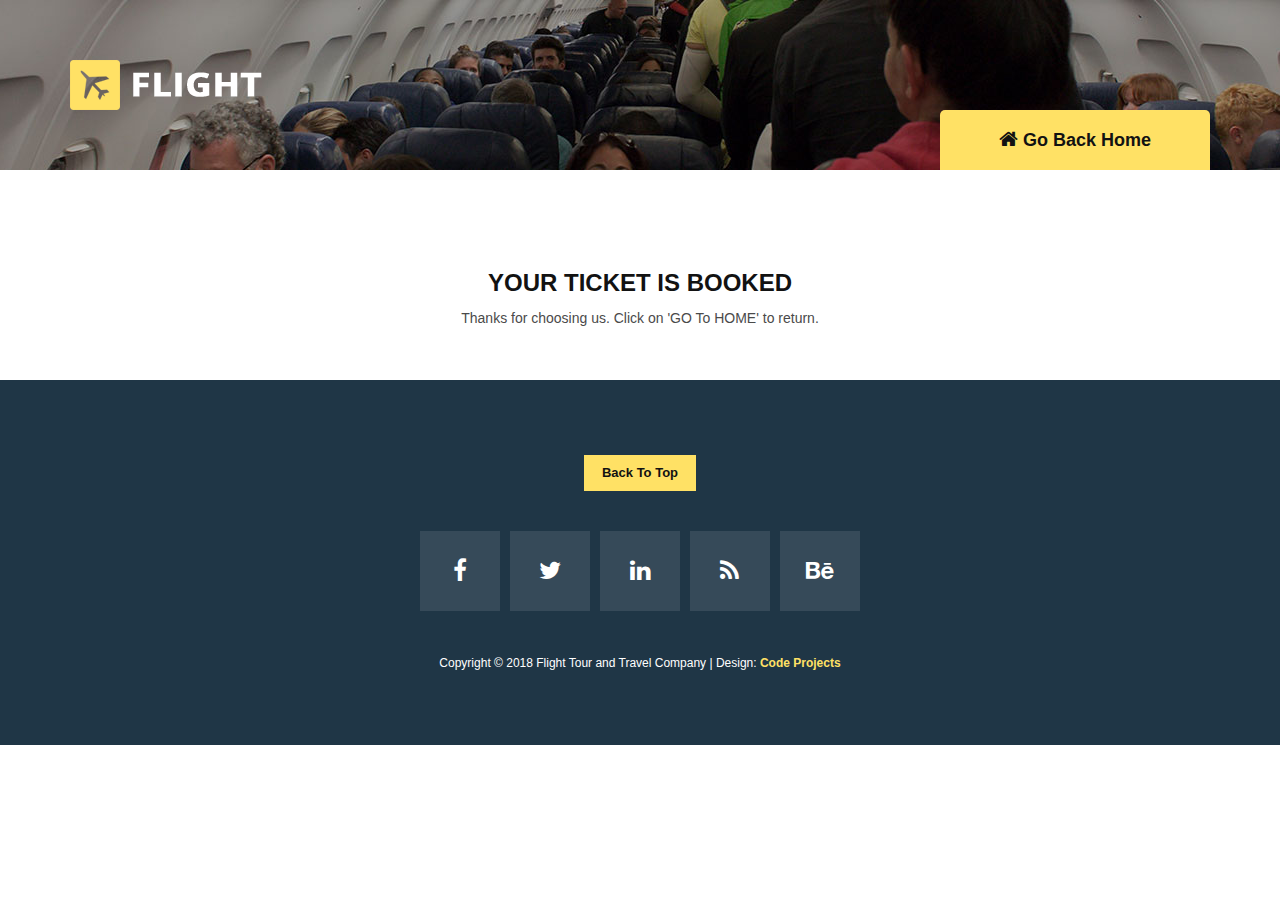
<file: confirmationPage.html>
<!DOCTYPE html>
<html>
    <head>
        <meta charset="utf-8">
        <meta http-equiv="X-UA-Compatible" content="IE=edge,chrome=1">
<!--

Template 2093 Flight

http://www.tooplate.com/view/2093-flight

-->
    	<title>Flight - Contact Page</title>
        <meta name="description" content="">
        <meta name="viewport" content="width=device-width, initial-scale=1">
        <link rel="apple-touch-icon" href="apple-touch-icon.png">

        <link rel="stylesheet" href="css/bootstrap.min.css">
        <link rel="stylesheet" href="css/bootstrap-theme.min.css">
        <link rel="stylesheet" href="css/fontAwesome.css">
        <link rel="stylesheet" href="css/hero-slider.css">
        <link rel="stylesheet" href="css/owl-carousel.css">
        <link rel="stylesheet" href="css/tooplate-style.css">

        <link href="https://fonts.googleapis.com/css?family=Spectral:200,200i,300,300i,400,400i,500,500i,600,600i,700,700i,800,800i" rel="stylesheet">
        <link href="https://fonts.googleapis.com/css?family=Roboto:100,300,400,500,700,900" rel="stylesheet">

        <script src="js/vendor/modernizr-2.8.3-respond-1.4.2.min.js"></script>
    </head>

<body>


    <section class="page-heading" id="top">
        <div class="container">
            <div class="row">
                <div class="col-md-6">
                    <div class="logo">
                        <img src="img/logo.png" alt="Flight Template">
                    </div>
                </div>
                <div class="col-md-6">
                    <div class="page-direction-button">
                        <a href="index.html"><i class="fa fa-home"></i>Go Back Home</a>
                    </div>
                </div>
            </div>
        </div>
    </section>



    <section class="contact-us">
        <div class="container">
            <div class="row">
                <div class="col-md-12">
                    <div class="section-heading">
                        <h2>Your ticket is booked </h2>
                        <p> Thanks for choosing us. Click on 'GO To HOME' to return.</p>
                    </div>
                </div>
             
    </section>



 






    <footer>
        <div class="container">
            <div class="row">
                <div class="col-md-12">
                    <div class="primary-button">
                        <a href="#" class="scroll-top">Back To Top</a>
                    </div>
                </div>
                <div class="col-md-12">
                    <ul class="social-icons">
                        <li><a href="https://www.facebook.com/tooplate"><i class="fa fa-facebook"></i></a></li>
                        <li><a href="#"><i class="fa fa-twitter"></i></a></li>
                        <li><a href="#"><i class="fa fa-linkedin"></i></a></li>
                        <li><a href="#"><i class="fa fa-rss"></i></a></li>
                        <li><a href="#"><i class="fa fa-behance"></i></a></li>
                    </ul>
                </div>
                <div class="col-md-12">
                    <p>Copyright &copy; 2018 Flight Tour and Travel Company
                
                | Design: <a href="http://www.code-projects.org" target="_parent"><em>Code Projects</em></a></p>
                </div>
            </div>
        </div>
    </footer>


    


    <script src="//ajax.googleapis.com/ajax/libs/jquery/1.11.2/jquery.min.js"></script>
    <script>window.jQuery || document.write('<script src="js/vendor/jquery-1.11.2.min.js"><\/script>')</script>

    <script src="js/vendor/bootstrap.min.js"></script>

    <script src="js/plugins.js"></script>
    <script src="js/main.js"></script>

    <script src="http://ajax.googleapis.com/ajax/libs/jquery/1.10.2/jquery.min.js" type="text/javascript"></script>
    <script type="text/javascript">
    $(document).ready(function() {
        // navigation click actions 
        $('.scroll-link').on('click', function(event){
            event.preventDefault();
            var sectionID = $(this).attr("data-id");
            scrollToID('#' + sectionID, 750);
        });
        // scroll to top action
        $('.scroll-top').on('click', function(event) {
            event.preventDefault();
            $('html, body').animate({scrollTop:0}, 'slow');         
        });
        // mobile nav toggle
        $('#nav-toggle').on('click', function (event) {
            event.preventDefault();
            $('#main-nav').toggleClass("open");
        });
    });
    // scroll function
    function scrollToID(id, speed){
        var offSet = 0;
        var targetOffset = $(id).offset().top - offSet;
        var mainNav = $('#main-nav');
        $('html,body').animate({scrollTop:targetOffset}, speed);
        if (mainNav.hasClass("open")) {
            mainNav.css("height", "1px").removeClass("in").addClass("collapse");
            mainNav.removeClass("open");
        }
    }
    if (typeof console === "undefined") {
        console = {
            log: function() { }
        };
    }
    </script>
</body>
</html>
</file>
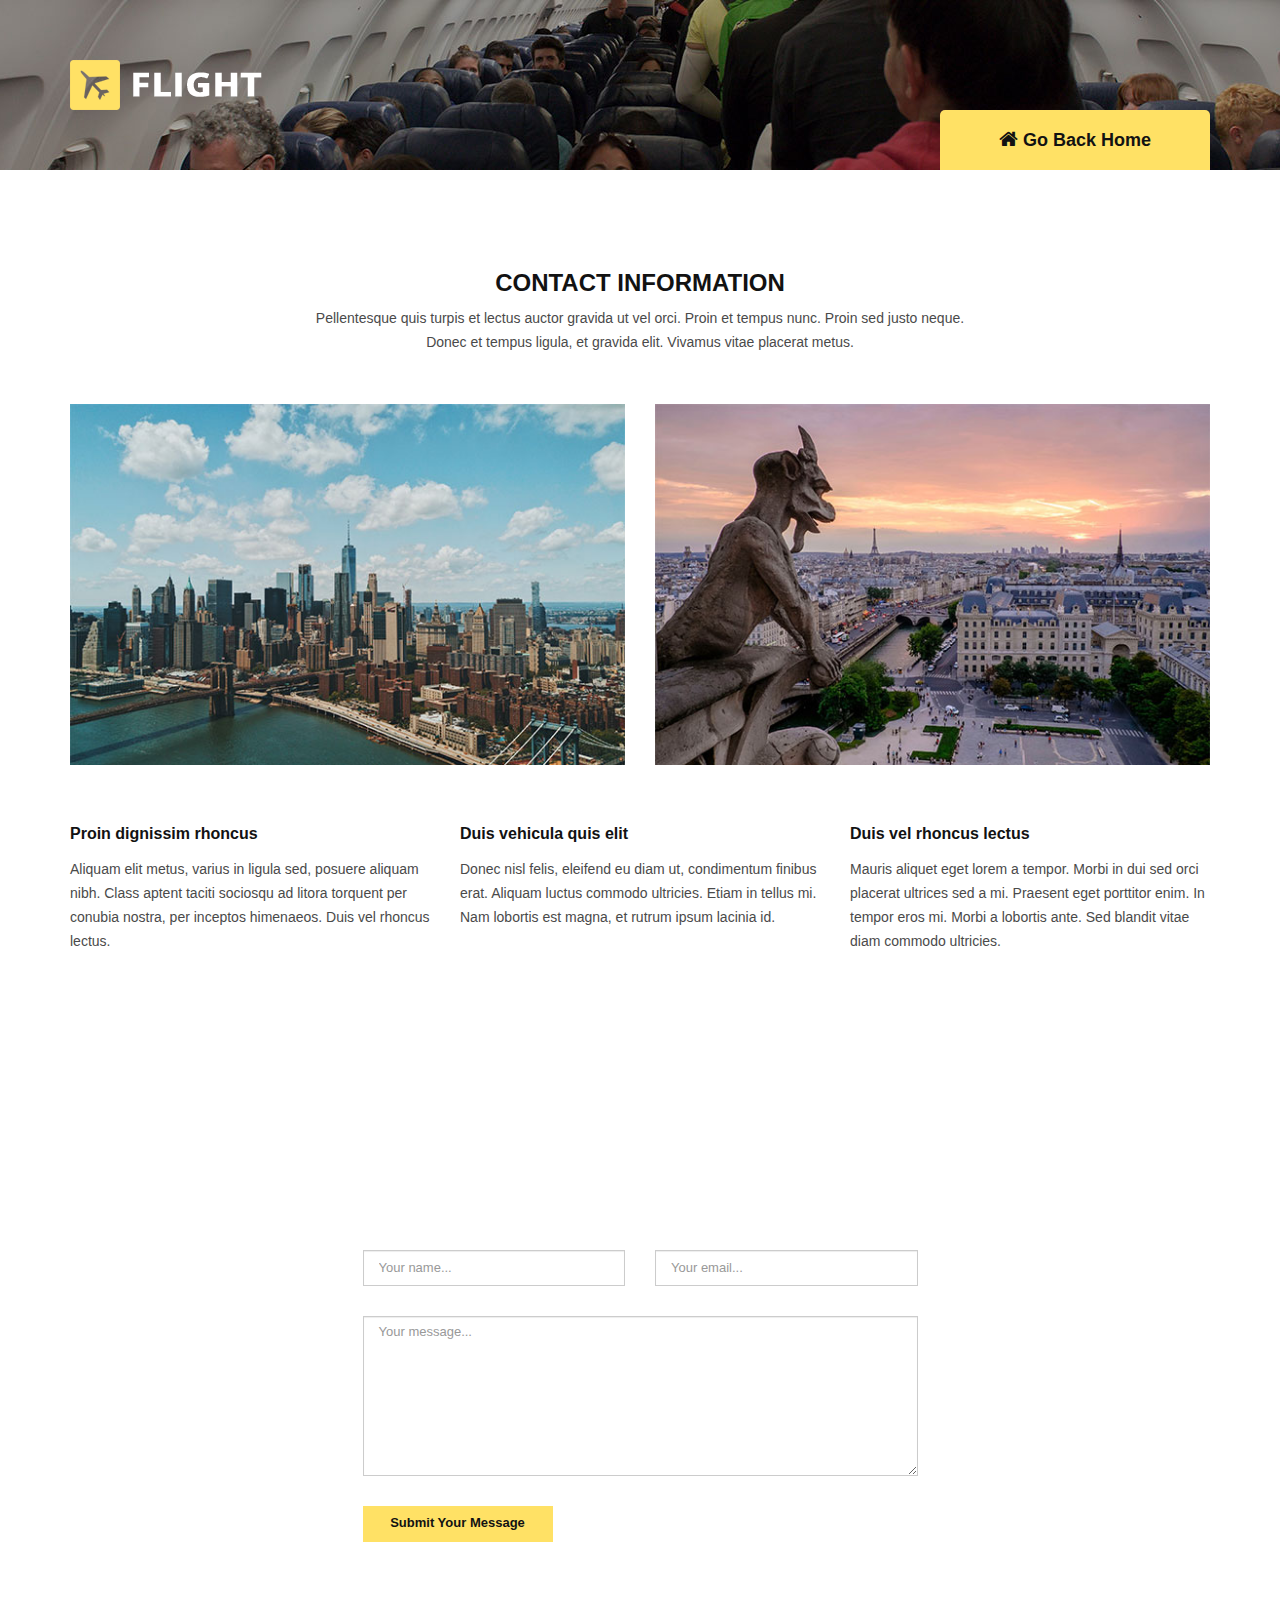
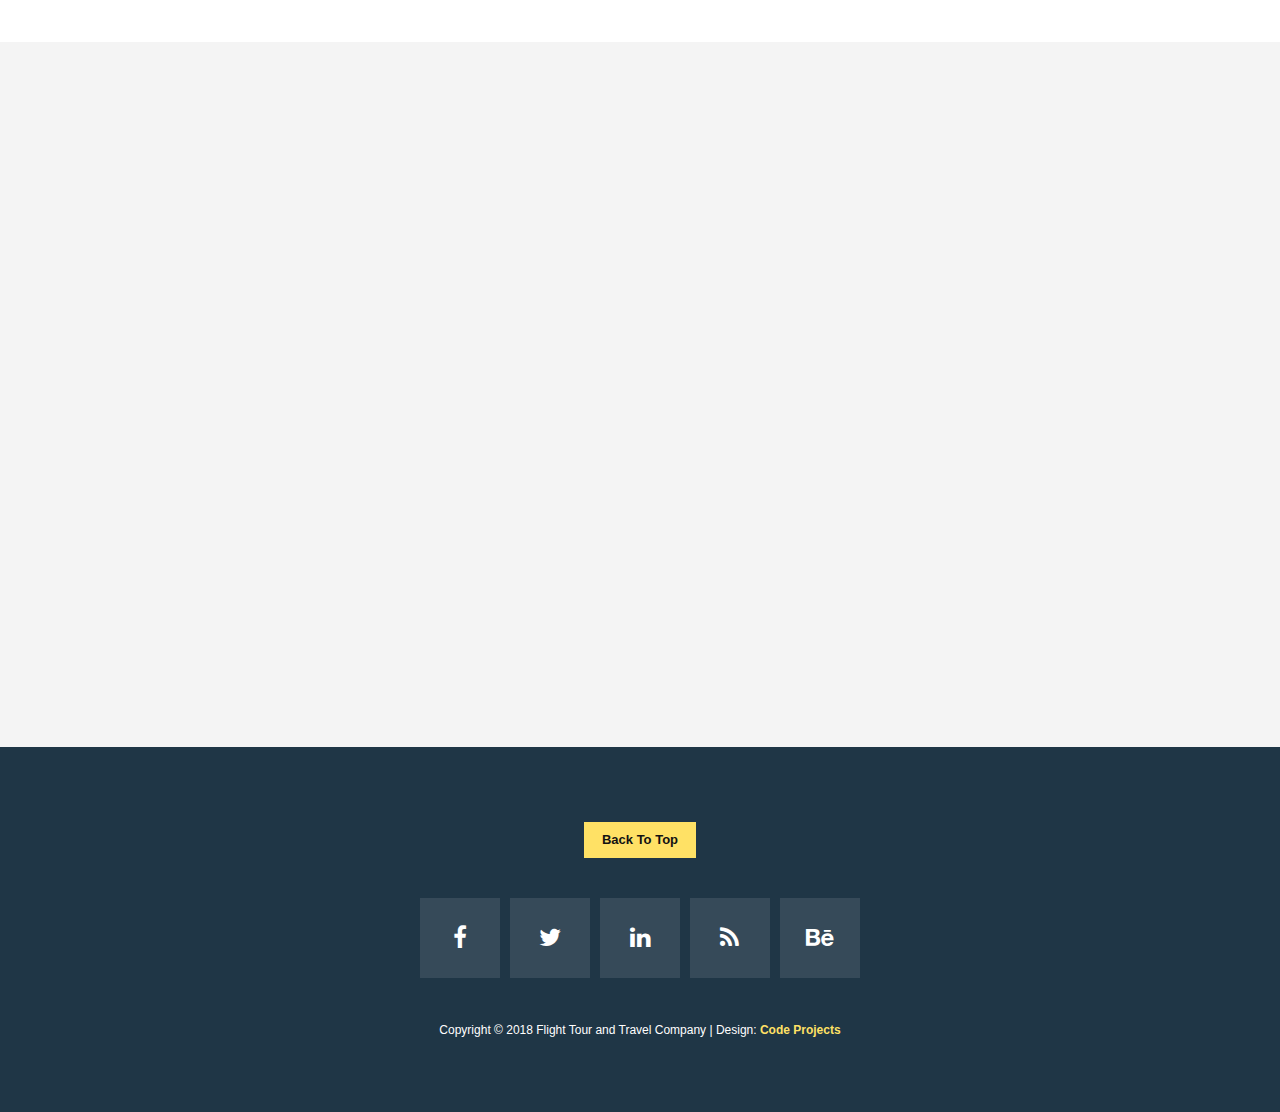
<file: contact.html>
<!DOCTYPE html>
<html>
    <head>
        <meta charset="utf-8">
        <meta http-equiv="X-UA-Compatible" content="IE=edge,chrome=1">
<!--

Template 2093 Flight

http://www.tooplate.com/view/2093-flight

-->
    	<title>Flight - Contact Page</title>
        <meta name="description" content="">
        <meta name="viewport" content="width=device-width, initial-scale=1">
        <link rel="apple-touch-icon" href="apple-touch-icon.png">

        <link rel="stylesheet" href="css/bootstrap.min.css">
        <link rel="stylesheet" href="css/bootstrap-theme.min.css">
        <link rel="stylesheet" href="css/fontAwesome.css">
        <link rel="stylesheet" href="css/hero-slider.css">
        <link rel="stylesheet" href="css/owl-carousel.css">
        <link rel="stylesheet" href="css/tooplate-style.css">

        <link href="https://fonts.googleapis.com/css?family=Spectral:200,200i,300,300i,400,400i,500,500i,600,600i,700,700i,800,800i" rel="stylesheet">
        <link href="https://fonts.googleapis.com/css?family=Roboto:100,300,400,500,700,900" rel="stylesheet">

        <script src="js/vendor/modernizr-2.8.3-respond-1.4.2.min.js"></script>
    </head>

<body>


    <section class="page-heading" id="top">
        <div class="container">
            <div class="row">
                <div class="col-md-6">
                    <div class="logo">
                        <img src="img/logo.png" alt="Flight Template">
                    </div>
                </div>
                <div class="col-md-6">
                    <div class="page-direction-button">
                        <a href="index.html"><i class="fa fa-home"></i>Go Back Home</a>
                    </div>
                </div>
            </div>
        </div>
    </section>



    <section class="contact-us">
        <div class="container">
            <div class="row">
                <div class="col-md-12">
                    <div class="section-heading">
                        <h2>Contact Information</h2>
                        <p> Pellentesque quis turpis et lectus auctor gravida ut vel orci. Proin et tempus nunc. Proin sed justo neque. Donec et tempus ligula, et gravida elit. Vivamus vitae placerat metus.</p>
                    </div>
                </div>
                <div class="col-md-6">
                    <img src="img/contact-01.jpg" alt="">
                </div>
                <div class="col-md-6">
                    <img src="img/contact-02.jpg" alt="">
                </div>
                <div class="col-md-4">
                    <h6>Proin dignissim rhoncus</h6>
                    <p>Aliquam elit metus, varius in ligula sed, posuere aliquam nibh. Class aptent taciti sociosqu ad litora torquent per conubia nostra, per inceptos himenaeos. Duis vel rhoncus lectus.</p>
                </div>
                <div class="col-md-4">
                    <h6>Duis vehicula quis elit</h6>
                    <p>Donec nisl felis, eleifend eu diam ut, condimentum finibus erat. Aliquam luctus commodo ultricies. Etiam in tellus mi. Nam lobortis est magna, et rutrum ipsum lacinia id.</p>
                </div>
                <div class="col-md-4">
                    <h6>Duis vel rhoncus lectus</h6>
                    <p>Mauris aliquet eget lorem a tempor. Morbi in dui sed orci placerat ultrices sed a mi. Praesent eget porttitor enim. In tempor eros mi. Morbi a lobortis ante. Sed blandit vitae diam commodo ultricies.</p>
                </div>
            </div>
        </div>
    </section>



    <section class="contact-form">
        <div class="container">
            <div class="row">
                <div class="col-md-12">
                    <div class="section-heading">
                        <h2>Leave us a message</h2>
                    </div>
                </div>
                <div class="col-md-6 col-md-offset-3">
                    <form id="contact" action="#" method="post">
                        <div class="row">
                            <div class="col-md-6">
                                <fieldset>
                                    <input name="name" type="text" class="form-control" id="name" placeholder="Your name..." required="">
                                </fieldset>
                            </div>
                            <div class="col-md-6">
                                <fieldset>
                                    <input name="email" type="text" class="form-control" id="email" placeholder="Your email..." required="">
                                </fieldset>
                            </div>
                            <div class="col-md-12">
                                <fieldset>
                                    <textarea name="message" rows="6" class="form-control" id="message" placeholder="Your message..." required=""></textarea>
                                </fieldset>
                            </div>
                            <div class="col-md-12">
                                <fieldset>
                                    <button type="submit" id="form-submit" class="btn">Submit Your Message</button>
                                </fieldset>
                            </div>
                        </div>
                    </form>
                </div>
            </div>
        </div>
    </section>



    <section class="map">
        <div class="container">
            <div class="row">
                <div class="col-md-12">
                    <div id="map">
        <!-- How to change your own map point
            1. Go to Google Maps
            2. Click on your location point
            3. Click "Share" and choose "Embed map" tab
            4. Copy only URL and paste it within the src="" field below
        -->
                        <iframe src="https://www.google.com/maps/embed?pb=!1m18!1m12!1m3!1d7895.485196115994!2d103.85995441789784!3d1.2880401763270322!2m3!1f0!2f0!3f0!3m2!1i1024!2i768!4f13.1!3m3!1m2!1s0x0%3A0x7fb4e58ad9cd826e!2sSingapore+Flyer!5e0!3m2!1sen!2sth!4v1505825620371" width="100%" height="500" frameborder="0" style="border:0" allowfullscreen></iframe>
                    </div>
                </div>
            </div>
        </div>
    </section>



    <footer>
        <div class="container">
            <div class="row">
                <div class="col-md-12">
                    <div class="primary-button">
                        <a href="#" class="scroll-top">Back To Top</a>
                    </div>
                </div>
                <div class="col-md-12">
                    <ul class="social-icons">
                        <li><a href="https://www.facebook.com/tooplate"><i class="fa fa-facebook"></i></a></li>
                        <li><a href="#"><i class="fa fa-twitter"></i></a></li>
                        <li><a href="#"><i class="fa fa-linkedin"></i></a></li>
                        <li><a href="#"><i class="fa fa-rss"></i></a></li>
                        <li><a href="#"><i class="fa fa-behance"></i></a></li>
                    </ul>
                </div>
                <div class="col-md-12">
                    <p>Copyright &copy; 2018 Flight Tour and Travel Company
                
                | Design: <a href="http://www.code-projects.org" target="_parent"><em>Code Projects</em></a></p>
                </div>
            </div>
        </div>
    </footer>


    


    <script src="//ajax.googleapis.com/ajax/libs/jquery/1.11.2/jquery.min.js"></script>
    <script>window.jQuery || document.write('<script src="js/vendor/jquery-1.11.2.min.js"><\/script>')</script>

    <script src="js/vendor/bootstrap.min.js"></script>

    <script src="js/plugins.js"></script>
    <script src="js/main.js"></script>

    <script src="http://ajax.googleapis.com/ajax/libs/jquery/1.10.2/jquery.min.js" type="text/javascript"></script>
    <script type="text/javascript">
    $(document).ready(function() {
        // navigation click actions 
        $('.scroll-link').on('click', function(event){
            event.preventDefault();
            var sectionID = $(this).attr("data-id");
            scrollToID('#' + sectionID, 750);
        });
        // scroll to top action
        $('.scroll-top').on('click', function(event) {
            event.preventDefault();
            $('html, body').animate({scrollTop:0}, 'slow');         
        });
        // mobile nav toggle
        $('#nav-toggle').on('click', function (event) {
            event.preventDefault();
            $('#main-nav').toggleClass("open");
        });
    });
    // scroll function
    function scrollToID(id, speed){
        var offSet = 0;
        var targetOffset = $(id).offset().top - offSet;
        var mainNav = $('#main-nav');
        $('html,body').animate({scrollTop:targetOffset}, speed);
        if (mainNav.hasClass("open")) {
            mainNav.css("height", "1px").removeClass("in").addClass("collapse");
            mainNav.removeClass("open");
        }
    }
    if (typeof console === "undefined") {
        console = {
            log: function() { }
        };
    }
    </script>
</body>
</html>
</file>
<file: css/hero-slider.css>
/* -------------------------------- 

Primary style

-------------------------------- */
*, *::after, *::before {
  -webkit-box-sizing: border-box;
  -moz-box-sizing: border-box;
  box-sizing: border-box;
}

html {
  font-size: 62.5%;
}

body {
  font-family: "Open Sans", sans-serif;
  color: #2c343b;
  background-color: #f2f2f2;
}

a {
  color: #d44457;
  text-decoration: none;
}

img {
  max-width: 100%;
}

/* -------------------------------- 

Main Components 

-------------------------------- */
.cd-header {
  position: absolute;
  z-index: 2;
  top: 0;
  left: 0;
  width: 100%;
  height: 50px;
  background-color: #21272c;
  -webkit-font-smoothing: antialiased;
  -moz-osx-font-smoothing: grayscale;
}
@media only screen and (min-width: 768px) {
  .cd-header {
    height: 70px;
    background-color: transparent;
  }
}

#cd-logo {
  float: left;
  margin: 13px 0 0 5%;
}
#cd-logo img {
  display: block;
}
@media only screen and (min-width: 768px) {
  #cd-logo {
    margin: 23px 0 0 5%;
  }
}

.cd-primary-nav {
  /* mobile first - navigation hidden by default, triggered by tap/click on navigation icon */
  float: right;
  margin-right: 5%;
  width: 44px;
  height: 100%;
}
.cd-primary-nav ul {
  position: absolute;
  top: 0;
  left: 0;
  width: 100%;
  -webkit-transform: translateY(-100%);
  -moz-transform: translateY(-100%);
  -ms-transform: translateY(-100%);
  -o-transform: translateY(-100%);
  transform: translateY(-100%);
}
.cd-primary-nav ul.is-visible {
  box-shadow: 0 3px 8px rgba(0, 0, 0, 0.2);
  -webkit-transform: translateY(50px);
  -moz-transform: translateY(50px);
  -ms-transform: translateY(50px);
  -o-transform: translateY(50px);
  transform: translateY(50px);
}
.cd-primary-nav a {
  display: block;
  height: 50px;
  line-height: 50px;
  padding-left: 5%;
  background: #21272c;
  border-top: 1px solid #333c44;
  color: #ffffff;
}
@media only screen and (min-width: 768px) {
  .cd-primary-nav {
    /* reset navigation values */
    width: auto;
    height: auto;
    background: none;
  }
  .cd-primary-nav ul {
    position: static;
    width: auto;
    -webkit-transform: translateY(0);
    -moz-transform: translateY(0);
    -ms-transform: translateY(0);
    -o-transform: translateY(0);
    transform: translateY(0);
    line-height: 70px;
  }
  .cd-primary-nav ul.is-visible {
    -webkit-transform: translateY(0);
    -moz-transform: translateY(0);
    -ms-transform: translateY(0);
    -o-transform: translateY(0);
    transform: translateY(0);
  }
  .cd-primary-nav li {
    display: inline-block;
    margin-left: 1em;
  }
  .cd-primary-nav a {
    display: inline-block;
    height: auto;
    font-weight: 600;
    line-height: normal;
    background: transparent;
    padding: .6em 1em;
    border-top: none;
  }
}

/* -------------------------------- 

Slider

-------------------------------- */
.cd-hero {
  position: relative;
  -webkit-font-smoothing: antialiased;
  -moz-osx-font-smoothing: grayscale;
}

.cd-hero-slider {
  position: relative;
  height: 360px;
  overflow: hidden;
}
.cd-hero-slider li {
  position: absolute;
  top: 0;
  left: 0;
  width: 100%;
  height: 100%;
  -webkit-transform: translateX(100%);
  -moz-transform: translateX(100%);
  -ms-transform: translateX(100%);
  -o-transform: translateX(100%);
  transform: translateX(100%);
}
.cd-hero-slider li.selected {
  /* this is the visible slide */
  position: relative;
  -webkit-transform: translateX(0);
  -moz-transform: translateX(0);
  -ms-transform: translateX(0);
  -o-transform: translateX(0);
  transform: translateX(0);
}
.cd-hero-slider li.move-left {
  /* slide hidden on the left */
  -webkit-transform: translateX(-100%);
  -moz-transform: translateX(-100%);
  -ms-transform: translateX(-100%);
  -o-transform: translateX(-100%);
  transform: translateX(-100%);
}
.cd-hero-slider li.is-moving, .cd-hero-slider li.selected {
  /* the is-moving class is assigned to the slide which is moving outside the viewport */
  -webkit-transition: -webkit-transform 0.5s;
  -moz-transition: -moz-transform 0.5s;
  transition: transform 0.5s;
}
@media only screen and (min-width: 768px) {
  .cd-hero-slider {
    height: 500px;
  }
}
@media only screen and (min-width: 1170px) {
  .cd-hero-slider {
    height: 680px;
  }
}

/* -------------------------------- 

Single slide style

-------------------------------- */
.cd-hero-slider li {
  background-position: center center;
  background-size: cover;
  background-repeat: no-repeat;
}
.cd-hero-slider li:first-of-type {
  background-image: url(../img/slide_01.jpg);
}
.cd-hero-slider li:nth-of-type(2) {
  background-image: url(../img/slide_02.jpg);
}
.cd-hero-slider li:nth-of-type(3) {
  background-image: url(../img/slide_03.jpg);
}
.cd-hero-slider .cd-full-width,
.cd-hero-slider .cd-half-width {
  position: absolute;
  width: 100%;
  height: 100%;
  z-index: 1;
  left: 0;
  top: 0;
  /* this padding is used to align the text */
  padding-top: 150px;
  text-align: center;
  /* Force Hardware Acceleration in WebKit */
  -webkit-backface-visibility: hidden;
  backface-visibility: hidden;
  -webkit-transform: translateZ(0);
  -moz-transform: translateZ(0);
  -ms-transform: translateZ(0);
  -o-transform: translateZ(0);
  transform: translateZ(0);
}
.cd-hero-slider .cd-img-container {
  /* hide image on mobile device */
  display: none;
}
.cd-hero-slider .cd-img-container img {
  position: absolute;
  left: 50%;
  top: 50%;
  bottom: auto;
  right: auto;
  -webkit-transform: translateX(-50%) translateY(-50%);
  -moz-transform: translateX(-50%) translateY(-50%);
  -ms-transform: translateX(-50%) translateY(-50%);
  -o-transform: translateX(-50%) translateY(-50%);
  transform: translateX(-50%) translateY(-50%);
}
.cd-hero-slider .cd-bg-video-wrapper {
  /* hide video on mobile device */
  display: none;
  position: absolute;
  top: 0;
  left: 0;
  width: 100%;
  height: 100%;
  overflow: hidden;
}
.cd-hero-slider .cd-bg-video-wrapper video {
  /* you won't see this element in the html, but it will be injected using js */
  display: block;
  min-height: 100%;
  min-width: 100%;
  max-width: none;
  height: auto;
  width: auto;
  position: absolute;
  left: 50%;
  top: 50%;
  bottom: auto;
  right: auto;
  -webkit-transform: translateX(-50%) translateY(-50%);
  -moz-transform: translateX(-50%) translateY(-50%);
  -ms-transform: translateX(-50%) translateY(-50%);
  -o-transform: translateX(-50%) translateY(-50%);
  transform: translateX(-50%) translateY(-50%);
}
.cd-hero-slider h2, .cd-hero-slider p {
  text-shadow: 0 1px 3px rgba(0, 0, 0, 0.1);
  line-height: 1.2;
  margin: 0 auto 14px;
  color: #ffffff;
  width: 90%;
  max-width: 400px;
}
.cd-hero-slider h2 {
  font-size: 2.4rem;
}
.cd-hero-slider p {
  font-size: 1.4rem;
  line-height: 1.4;
}
.cd-hero-slider .cd-btn {
  display: inline-block;
  padding: 1.2em 1.4em;
  margin-top: .8em;
  background-color: rgba(212, 68, 87, 0.9);
  font-size: 1.3rem;
  font-weight: 700;
  letter-spacing: 1px;
  color: #ffffff;
  text-transform: uppercase;
  box-shadow: 0 3px 6px rgba(0, 0, 0, 0.1);
  -webkit-transition: background-color 0.2s;
  -moz-transition: background-color 0.2s;
  transition: background-color 0.2s;
}
.cd-hero-slider .cd-btn.secondary {
  background-color: rgba(22, 26, 30, 0.8);
}
.cd-hero-slider .cd-btn:nth-of-type(2) {
  margin-left: 1em;
}
.no-touch .cd-hero-slider .cd-btn:hover {
  background-color: #d44457;
}
.no-touch .cd-hero-slider .cd-btn.secondary:hover {
  background-color: #161a1e;
}
@media only screen and (min-width: 768px) {
  .cd-hero-slider .cd-full-width,
  .cd-hero-slider .cd-half-width {
    padding-top: 200px;
  }
  .cd-hero-slider .cd-bg-video-wrapper {
    display: block;
  }
  .cd-hero-slider .cd-half-width {
    width: 45%;
  }
  .cd-hero-slider .cd-half-width:first-of-type {
    left: 5%;
  }
  .cd-hero-slider .cd-half-width:nth-of-type(2) {
    right: 5%;
    left: auto;
  }
  .cd-hero-slider .cd-img-container {
    display: block;
  }
  .cd-hero-slider h2, .cd-hero-slider p {
    max-width: 520px;
  }
  .cd-hero-slider h2 {
    font-size: 2.4em;
    font-weight: 300;
  }
  .cd-hero-slider .cd-btn {
    font-size: 1.4rem;
  }
}
@media only screen and (min-width: 1170px) {
  .cd-hero-slider .cd-full-width,
  .cd-hero-slider .cd-half-width {
    padding-top: 250px;
  }
  .cd-hero-slider h2, .cd-hero-slider p {
    margin-bottom: 20px;
  }
  .cd-hero-slider h2 {
    font-size: 3.2em;
  }
  .cd-hero-slider p {
    font-size: 1.6rem;
  }
}

/* -------------------------------- 

Single slide animation

-------------------------------- */
@media only screen and (min-width: 768px) {
  .cd-hero-slider .cd-half-width {
    opacity: 0;
    -webkit-transform: translateX(40px);
    -moz-transform: translateX(40px);
    -ms-transform: translateX(40px);
    -o-transform: translateX(40px);
    transform: translateX(40px);
  }
  .cd-hero-slider .move-left .cd-half-width {
    -webkit-transform: translateX(-40px);
    -moz-transform: translateX(-40px);
    -ms-transform: translateX(-40px);
    -o-transform: translateX(-40px);
    transform: translateX(-40px);
  }
  .cd-hero-slider .selected .cd-half-width {
    /* this is the visible slide */
    opacity: 1;
    -webkit-transform: translateX(0);
    -moz-transform: translateX(0);
    -ms-transform: translateX(0);
    -o-transform: translateX(0);
    transform: translateX(0);
  }
  .cd-hero-slider .is-moving .cd-half-width {
    /* this is the slide moving outside the viewport 
    wait for the end of the transition on the <li> parent before set opacity to 0 and translate to 40px/-40px */
    -webkit-transition: opacity 0s 0.5s, -webkit-transform 0s 0.5s;
    -moz-transition: opacity 0s 0.5s, -moz-transform 0s 0.5s;
    transition: opacity 0s 0.5s, transform 0s 0.5s;
  }
  .cd-hero-slider li.selected.from-left .cd-half-width:nth-of-type(2),
  .cd-hero-slider li.selected.from-right .cd-half-width:first-of-type {
    /* this is the selected slide - different animation if it's entering from left or right */
    -webkit-transition: opacity 0.4s 0.2s, -webkit-transform 0.5s 0.2s;
    -moz-transition: opacity 0.4s 0.2s, -moz-transform 0.5s 0.2s;
    transition: opacity 0.4s 0.2s, transform 0.5s 0.2s;
  }
  .cd-hero-slider li.selected.from-left .cd-half-width:first-of-type,
  .cd-hero-slider li.selected.from-right .cd-half-width:nth-of-type(2) {
    /* this is the selected slide - different animation if it's entering from left or right */
    -webkit-transition: opacity 0.4s 0.4s, -webkit-transform 0.5s 0.4s;
    -moz-transition: opacity 0.4s 0.4s, -moz-transform 0.5s 0.4s;
    transition: opacity 0.4s 0.4s, transform 0.5s 0.4s;
  }
  .cd-hero-slider .cd-full-width h2,
  .cd-hero-slider .cd-full-width p,
  .cd-hero-slider .cd-full-width .cd-btn {
    opacity: 0;
    -webkit-transform: translateX(100px);
    -moz-transform: translateX(100px);
    -ms-transform: translateX(100px);
    -o-transform: translateX(100px);
    transform: translateX(100px);
  }
  .cd-hero-slider .move-left .cd-full-width h2,
  .cd-hero-slider .move-left .cd-full-width p,
  .cd-hero-slider .move-left .cd-full-width .cd-btn {
    opacity: 0;
    -webkit-transform: translateX(-100px);
    -moz-transform: translateX(-100px);
    -ms-transform: translateX(-100px);
    -o-transform: translateX(-100px);
    transform: translateX(-100px);
  }
  .cd-hero-slider .selected .cd-full-width h2,
  .cd-hero-slider .selected .cd-full-width p,
  .cd-hero-slider .selected .cd-full-width .cd-btn {
    /* this is the visible slide */
    opacity: 1;
    -webkit-transform: translateX(0);
    -moz-transform: translateX(0);
    -ms-transform: translateX(0);
    -o-transform: translateX(0);
    transform: translateX(0);
  }
  .cd-hero-slider li.is-moving .cd-full-width h2,
  .cd-hero-slider li.is-moving .cd-full-width p,
  .cd-hero-slider li.is-moving .cd-full-width .cd-btn {
    /* this is the slide moving outside the viewport 
    wait for the end of the transition on the li parent before set opacity to 0 and translate to 100px/-100px */
    -webkit-transition: opacity 0s 0.5s, -webkit-transform 0s 0.5s;
    -moz-transition: opacity 0s 0.5s, -moz-transform 0s 0.5s;
    transition: opacity 0s 0.5s, transform 0s 0.5s;
  }
  .cd-hero-slider li.selected h2 {
    -webkit-transition: opacity 0.4s 0.2s, -webkit-transform 0.5s 0.2s;
    -moz-transition: opacity 0.4s 0.2s, -moz-transform 0.5s 0.2s;
    transition: opacity 0.4s 0.2s, transform 0.5s 0.2s;
  }
  .cd-hero-slider li.selected p {
    -webkit-transition: opacity 0.4s 0.3s, -webkit-transform 0.5s 0.3s;
    -moz-transition: opacity 0.4s 0.3s, -moz-transform 0.5s 0.3s;
    transition: opacity 0.4s 0.3s, transform 0.5s 0.3s;
  }
  .cd-hero-slider li.selected .cd-btn {
    -webkit-transition: opacity 0.4s 0.4s, -webkit-transform 0.5s 0.4s, background-color 0.2s 0s;
    -moz-transition: opacity 0.4s 0.4s, -moz-transform 0.5s 0.4s, background-color 0.2s 0s;
    transition: opacity 0.4s 0.4s, transform 0.5s 0.4s, background-color 0.2s 0s;
  }
}
/* -------------------------------- 

Slider navigation

-------------------------------- */
.cd-slider-nav {
  display: none;
  position: absolute;
  width: 100%;
  bottom: 0;
  z-index: 2;
  text-align: center;
  height: 55px;
  background-color: rgba(0, 1, 1, 0.5);
}
.cd-slider-nav nav, .cd-slider-nav ul, .cd-slider-nav li, .cd-slider-nav a {
  height: 100%;
}
.cd-slider-nav nav {
  display: inline-block;
  position: relative;
}
.cd-slider-nav .cd-marker {
  position: absolute;
  bottom: 0;
  left: 0;
  width: 60px;
  height: 100%;
  color: #d44457;
  background-color: #ffffff;
  box-shadow: inset 0 2px 0 currentColor;
  -webkit-transition: -webkit-transform 0.2s, box-shadow 0.2s;
  -moz-transition: -moz-transform 0.2s, box-shadow 0.2s;
  transition: transform 0.2s, box-shadow 0.2s;
}
.cd-slider-nav .cd-marker.item-2 {
  -webkit-transform: translateX(100%);
  -moz-transform: translateX(100%);
  -ms-transform: translateX(100%);
  -o-transform: translateX(100%);
  transform: translateX(100%);
}
.cd-slider-nav .cd-marker.item-3 {
  -webkit-transform: translateX(200%);
  -moz-transform: translateX(200%);
  -ms-transform: translateX(200%);
  -o-transform: translateX(200%);
  transform: translateX(200%);
}
.cd-slider-nav .cd-marker.item-4 {
  -webkit-transform: translateX(300%);
  -moz-transform: translateX(300%);
  -ms-transform: translateX(300%);
  -o-transform: translateX(300%);
  transform: translateX(300%);
}
.cd-slider-nav .cd-marker.item-5 {
  -webkit-transform: translateX(400%);
  -moz-transform: translateX(400%);
  -ms-transform: translateX(400%);
  -o-transform: translateX(400%);
  transform: translateX(400%);
}
.cd-slider-nav ul::after {
  clear: both;
  content: "";
  display: table;
}
.cd-slider-nav li {
  display: inline-block;
  width: 60px;
  float: left;
}
.cd-slider-nav li.selected a {
  color: #2c343b;
}
.no-touch .cd-slider-nav li.selected a:hover {
  background-color: transparent;
}
.cd-slider-nav a {
  display: block;
  position: relative;
  padding-top: 35px;
  font-size: 1rem;
  font-weight: 700;
  color: #a8b4be;
  -webkit-transition: background-color 0.2s;
  -moz-transition: background-color 0.2s;
  transition: background-color 0.2s;
}
.cd-slider-nav a::before {
  content: '';
  position: absolute;
  width: 24px;
  height: 24px;
  top: 8px;
  left: 50%;
  right: auto;
  -webkit-transform: translateX(-50%);
  -moz-transform: translateX(-50%);
  -ms-transform: translateX(-50%);
  -o-transform: translateX(-50%);
  transform: translateX(-50%);
}
.no-touch .cd-slider-nav a:hover {
  background-color: rgba(0, 1, 1, 0.5);
}
.cd-slider-nav li:first-of-type a::before {
  background-position: 0 0;
}
.cd-slider-nav li.selected:first-of-type a::before {
  background-position: 0 -24px;
}
.cd-slider-nav li:nth-of-type(2) a::before {
  background-position: -24px 0;
}
.cd-slider-nav li.selected:nth-of-type(2) a::before {
  background-position: -24px -24px;
}
.cd-slider-nav li:nth-of-type(3) a::before {
  background-position: -48px 0;
}
.cd-slider-nav li.selected:nth-of-type(3) a::before {
  background-position: -48px -24px;
}
.cd-slider-nav li:nth-of-type(4) a::before {
  background-position: -72px 0;
}
.cd-slider-nav li.selected:nth-of-type(4) a::before {
  background-position: -72px -24px;
}
.cd-slider-nav li:nth-of-type(5) a::before {
  background-position: -96px 0;
}
.cd-slider-nav li.selected:nth-of-type(5) a::before {
  background-position: -96px -24px;
}
@media only screen and (min-width: 768px) {
  .cd-slider-nav {
    height: 80px;
  }
  .cd-slider-nav .cd-marker,
  .cd-slider-nav li {
    width: 95px;
  }
  .cd-slider-nav a {
    padding-top: 48px;
    font-size: 1.1rem;
    text-transform: uppercase;
  }
  .cd-slider-nav a::before {
    top: 18px;
  }
}

/* -------------------------------- 

Main content

-------------------------------- */
.cd-main-content {
  width: 90%;
  max-width: 768px;
  margin: 0 auto;
  padding: 2em 0;
}
.cd-main-content p {
  font-size: 1.4rem;
  line-height: 1.8;
  color: #999999;
  margin: 2em 0;
}
@media only screen and (min-width: 1170px) {
  .cd-main-content {
    padding: 3em 0;
  }
  .cd-main-content p {
    font-size: 1.6rem;
  }
}

/* -------------------------------- 

Javascript disabled

-------------------------------- */
.no-js .cd-hero-slider li {
  display: none;
}
.no-js .cd-hero-slider li.selected {
  display: block;
}

.no-js .cd-slider-nav {
  display: none;
}
</file>
<file: css/owl-carousel.css>
/* 
 *  Core Owl Carousel CSS File
 *  v1.3.3
 */

/* clearfix */
.owl-carousel .owl-wrapper:after {
  content: ".";
  display: block;
  clear: both;
  visibility: hidden;
  line-height: 0;
  height: 0;
}
/* display none until init */
.owl-carousel{
  display: none;
  position: relative;
  width: 100%;
  -ms-touch-action: pan-y;
}
.owl-carousel .owl-wrapper{
  display: none;
  position: relative;
  -webkit-transform: translate3d(0px, 0px, 0px);
}
.owl-carousel .owl-wrapper-outer{
  overflow: hidden;
  position: relative;
  width: 100%;
}
.owl-carousel .owl-wrapper-outer.autoHeight{
  -webkit-transition: height 500ms ease-in-out;
  -moz-transition: height 500ms ease-in-out;
  -ms-transition: height 500ms ease-in-out;
  -o-transition: height 500ms ease-in-out;
  transition: height 500ms ease-in-out;
}
  
.owl-carousel .owl-item{
  float: left;
}

.owl-controls {
  @media (max-width: @screen-sm-max) {
    top: -120px;
  }
  top: -200px;
  width: 100%;
  text-align: center;
  display: inline-block;
}

.owl-controls a {
  color: #336699;
}

.owl-controls a:hover {
  color: #336699;
}

.owl-controls .bg-prev {
  position: absolute;
  z-index: 1;
  width: 50px;
  height: 50px;
  z-index:10; 
  background:#fff; 
  border: 1px solid #336699;
  -webkit-transform: rotate(45deg);
  -moz-transform: rotate(45deg);
  -ms-transform: rotate(45deg);
  -o-transform: rotate(45deg);
  transform: rotate(45deg);
}

.owl-controls .bg-prev:before{
  content:""; 
  display:block; 
  position:absolute; 
  z-index:-1; 
  top:3px; 
  left:3px; 
  right:3px; 
  bottom:3px; 
  border:2px solid #336699
}

.owl-controls .prev {
  left: 15px;
  z-index: 11;
  position: absolute; 
  width: 50px;
  height: 50px;
  line-height: 32px;
}

.owl-controls .prev.active {
  background-image: none;
  outline: 0;
  -webkit-box-shadow: none;
          box-shadow: none;
}

.owl-controls .prev:active {
  background-image: none;
  outline: 0;
  -webkit-box-shadow: none;
          box-shadow: none;
}

.owl-controls .bg-next {
  position: absolute;
  float: right;
  z-index: 1;
  width: 50px;
  height: 50px;
  position:relative; 
  z-index:10; 
  background:#fff; 
  border: 1px solid #336699;
  -webkit-transform: rotate(45deg);
  -moz-transform: rotate(45deg);
  -ms-transform: rotate(45deg);
  -o-transform: rotate(45deg);
  transform: rotate(45deg);
}

.owl-controls .bg-next:before{
  content:""; 
  display:block; 
  position:absolute; 
  z-index:-1; 
  top:3px; 
  left:3px; 
  right:3px; 
  bottom:3px; 
  border:2px solid #336699
}

.owl-controls .next {
  right: 15px;
  z-index: 11;
  position: absolute; 
  width: 50px;
  height: 50px;
  line-height: 32px;
}

.owl-controls .next.active {
  background-image: none;
  outline: 0;
  -webkit-box-shadow: none;
          box-shadow: none;
}

.owl-controls .next:active {
  background-image: none;
  outline: 0;
  -webkit-box-shadow: none;
          box-shadow: none;
}


.owl-theme .owl-controls .owl-page{
  cursor: pointer;
  display: inline-block;
  zoom: 1;
  *display: inline;/*IE7 life-saver */
}
.owl-theme .owl-controls .owl-page a{
  display: block;
  width: 12px;
  height: 12px;
  margin: 0px 5px;
  filter: Alpha(Opacity=50);/*IE7 fix*/
  opacity: 0.5;
  -webkit-border-radius: 20px;
  -moz-border-radius: 20px;
  border-radius: 20px;
  background: transparent;
  border: 2px solid #888;
}

.owl-theme .owl-controls .owl-page.active span,
.owl-theme .owl-controls.clickable .owl-page:hover span{
  filter: Alpha(Opacity=100);/*IE7 fix*/
  opacity: 1;
  display: inline-block;
}
.owl-controls {
  -webkit-user-select: none;
  -khtml-user-select: none;
  -moz-user-select: none;
  -ms-user-select: none;
  user-select: none;
  -webkit-tap-highlight-color: rgba(0, 0, 0, 0);
}

/* fix */
.owl-carousel  .owl-wrapper,
.owl-carousel  .owl-item{
  -webkit-backface-visibility: hidden;
  -moz-backface-visibility:    hidden;
  -ms-backface-visibility:     hidden;
  -webkit-transform: translate3d(0,0,0);
  -moz-transform: translate3d(0,0,0);
  -ms-transform: translate3d(0,0,0);
}
</file>
<file: css/tooplate-style.css>
/* 

Template 2093 Flight

http://www.tooplate.com/view/2093-flight

*/

* {
    margin: 0;
    padding: 0;
    font-family: 'Open Sans', arial, sans-serif;
}

body {
	overflow-x: hidden;
	background-color: #fff;
}

ul {
	list-style: none;
	margin: 0px;
}

p {
	font-size: 13px;
	line-height: 24px;
}

.section-heading h2 {
	margin-top: 0px;
	margin-bottom: 60px;
	text-align: center;
	font-size: 24px;
	text-transform: uppercase;
	font-weight: 900;
	color: #121212;
}

.page-direction-button a {
	display: inline-block;
	line-height: 60px;
	width: 270px;
	height: 60px;
	border-top-right-radius: 5px;
	border-top-left-radius: 5px;
	background-color: #ffe165;
	font-size: 18px;
	font-weight: 700;
	color: #121212;
	text-align: center;
	text-decoration: none;
	letter-spacing: 0px;
}

.page-direction-button a i {
	margin-right: 5px;
	font-size: 20px;
}

.primary-button a {
	text-decoration: none;
	margin-top: 15px;
	width: auto;
	padding: 0px 18px;
	height: 36px;
	background-color: #ffe165;
	font-size: 13px;
	color: #121212;
	font-weight: 600;
	display: inline-block;
	text-align: center;
	line-height: 36px;
}

.owl-pagination {
  margin-top: -95px;
  opacity: 1;
  display: inline-block;
  position: absolute;
  right: 0px;
  z-index: 9999;
  background-color: rgba(255, 255, 255, 0.25);
  height: 80px;
  line-height: 80px;
  padding: 0px 15px;
}

.owl-page span {
  display: block;
  width: 10px;
  height: 10px;
  margin: 0px 5px;
  filter: alpha(opacity=50);
  opacity: 0.5;
  -webkit-border-radius: 20px;
  -moz-border-radius: 20px;
  border-radius: 20px;
  background: #ffe165;
}

.banner .social-links {
  list-style: none;
  margin-top: 0px;
  padding-right: 100px;
}

.banner .social-links li {
  display: block;
  text-align: center;
  margin: 10px 0px;
  transition: all 0.5s;
}

.banner .social-links a {
  display:block;
  transition: all 0.5s;
  text-align: left;
  text-decoration:none;
  text-transform:uppercase;
  letter-spacing: 0.5px;
  color:#fff;
  font-size: 17px;
  font-weight: 400;
  display: inline-block;
  width: 100%;
  height: 60px;
  line-height: 60px;
  padding-left: 20px;
  background-color: rgba(250, 250, 250, 0.1);
}

.banner .social-links a em {
	font-style: normal;
	font-weight: 700;
}

.banner .social-links a i {
	float: right;
	background-color: rgba(250, 250, 250, 0.2);
	height: 60px;
	width: 60px;
	line-height: 60px;
	text-align: center;
	font-size: 36px;
}

.banner .social-links li:hover {
  background-color: rgba(255, 225, 101, 0.5);
}

.banner .social-links li:hover i {
  background-color: rgba(255, 225, 101, 0.3);
}


.banner {
	background-image: url(../img/banner-bg.jpg);
	background-repeat: no-repeat;
	background-size: cover;
	background-position: center center;
	text-align: center;
}

.banner .left-side {
	text-align: left;
	background-color: rgba(0, 0, 0, 0.5);
	height: 100%;
	margin-left: -100vh;
	padding-left: 100vh;
}

.banner .page-direction-button {
	margin-top: 120px;
}

.banner .logo img {
	padding-top: 60px;
	max-width: 100%;
}

.banner .tabs-content {
	margin-top: 120px;
}

.banner .tabs-content h4 {
	margin-top: 0px;
	margin-bottom: 40px;
	font-size: 24px;
	color: #fff;
	font-weight: 700;
}


.banner .submit-form {
	text-align: left;
	margin: 155px 0px;
	background-color: rgba(250, 250, 250, 0.95);
	padding: 30px;
}


.submit-form h4 {
	width: 100%;
	font-size: 18px;
	font-weight: 700;
	margin-top: 0px;
	margin-bottom: 20px;
	padding-bottom: 20px;
	display: inline-block;
	border-bottom: 1px solid #dbdada;
}

.submit-form h4 em {
	font-style: normal;
}

.submit-form label {
	margin-top: 10px;
	float: left;
	font-size: 12px;
	text-transform: uppercase;
	color: #0e0f09;
}

.submit-form select {
	margin-bottom: 10px;
	width: 100%;
	height: 36px;
	border: none;
	background-color: #e7e7e7;
	font-size: 11px;
	color: #9a9a9a;
	outline: none;
	padding: 0px 10px;
	display: inline-block;
}

.submit-form .date {
	margin-bottom: 10px;
	width: 100%;
	height: 36px;
	border: none;
	background-color: #e7e7e7;
	font-size: 11px;
	color: #9a9a9a;
	outline: none;
	padding-left: 15px;
	margin-left: 0px;
	display: inline-block;
	box-shadow: none;
	border-radius: 0px;
}

.submit-form input {
	margin-top: 12px;
	margin-left: 5px;
	cursor: pointer;
}

.submit-form .radio-select {
	margin-top: 15px;
}

.submit-form button {
	margin-top: 15px;
	width: 100%;
	height: 36px;
	background-color: #ffe165;
	font-size: 13px;
	color: #121212;
	font-weight: 600;
}



#weather {
	margin-top: 100px;
}

.weather-content {
	background-image: url(../img/weather-bg.jpg);
	background-repeat: no-repeat;
	background-size: cover;
	background-position: center center;
	text-align: center;
}

#weather .tabs {
  list-style: none;
  margin-top: 0px;
  padding-right: 0px;
  background-color: rgba(31, 54, 70, 0.5);}

#weather .tabs li {
  display: inline-block;
  text-align: center;
  margin: 0px -2px;
  width: 20%;
}

#weather .tabs li:last-child {
	margin-left: 2px;
}

#weather .tabs a {
  display:block;
  transition: all 0.5s;
  text-align: left;
  text-decoration:none;
  text-transform:uppercase;
  letter-spacing: 0.5px;
  color:#fff;
  font-size: 15px;
  font-weight: 700;
  display: inline-block;
  width: 100%;
  height: 80px;
  line-height: 80px;
  padding-left: 0px;
  text-align: center;
}

#weather .tabs a em {
	font-style: normal;
	font-weight: 700;
}

#weather .tabs .active {
  background-color: #ffe165;
}

#weather .weather-item {
	padding: 40px 30px 30px 30px;
	text-align: center;
	display: block;
	background-color: rgba(250, 250, 250, 0.3);
}

.weathergroup {
	padding: 80px 30px;
}

.weather-item h6 {
	font-size: 18px;
	font-weight: 900;
	color: #fff;
	margin-bottom: 40px;
	margin-top: 0px;
}

.weather-item .weather-icon {
	display: inline-block;
	margin-bottom: 40px;	
	width: 64px;
	height: 64px;
}

.weather-item span {
	display: block;
	font-size: 24px;
	font-weight: 700;
	color: #fff;
}

.weather-item ul {
	background-color: rgba(255, 255, 255, 0.75);
	margin-top: 40px;
	padding: 30px 20px;
}

.weather-item ul li {
	display: inline-block;
	margin: 0px 10px;
	font-size: 12px;
	font-weight: 700;
	color: #121212;
}

.weather-item ul li span {
	margin-top: 15px;
	font-size: 12px;
	color: #121212;
	background-color: rgba(0, 0, 0, 0.05);
	padding: 5px 8px;
}



.services {
	margin-top: 100px;
}

.services .service-item {
	background-color: #1f3646;
	color: #fff;
	padding: 60px 30px 20px 30px;
	text-align: center;
	transition: all 0.5s;
}

.service-item h4 {
	font-size: 17px;
	text-transform: uppercase;
	font-weight: 900;
	letter-spacing: 0.5px;
	margin-top: 40px;
	margin-bottom: 20px;
}

.service-item .service-icon {
	margin: 0 auto;
	background-repeat: no-repeat;
	display: inline-block;
	width: 64px;
	height: 64px;
	text-align: center;
}

.first-service .service-icon {
	background-image: url(../img/service-icon-01.png);
	transition: all 0.5s;
}

.second-service .service-icon {
	background-image: url(../img/service-icon-02.png);
	transition: all 0.5s;
}

.third-service .service-icon {
	background-image: url(../img/service-icon-03.png);
	transition: all 0.5s;
}

.service-item:hover {
	color: #121212;
	background-color: #ffe165;
}

.first-service:hover .service-icon {
	background-image: url(../img/service-icon-01.1.png);
}

.second-service:hover .service-icon {
	background-image: url(../img/service-icon-02.2.png);
}


.third-service:hover .service-icon {
	background-image: url(../img/service-icon-03.3.png);
}




#recommended-hotel {
	margin-top: 100px;
	background-color: #f4f4f4;
	padding: 80px 0px;
}

#recommended-hotel .tabs {
  list-style: none;
  margin-top: 0px;
  padding-right: 0px;
}

#recommended-hotel .tabs li:first-child {
	margin-top: 0px;
}

#recommended-hotel .tabs li {
  display: block;
  text-align: center;
  margin: 8px 0px;
}

#recommended-hotel .tabs a {
  display:block;
  transition: all 0.5s;
  text-align: left;
  text-decoration:none;
  text-transform:uppercase;
  letter-spacing: 0.5px;
  color:#fff;
  font-size: 17px;
  font-weight: 700;
  display: inline-block;
  width: 100%;
  height: 60px;
  line-height: 60px;
  padding-left: 20px;
  background-color: #1f3646;
}

#recommended-hotel .tabs a em {
	font-style: normal;
	font-weight: 700;
}

#recommended-hotel .tabs a i {
	float: right;
	background-color: rgba(250, 250, 250, 0.2);
	height: 60px;
	width: 60px;
	line-height: 60px;
	text-align: center;
	font-size: 36px;
}

#recommended-hotel .tabs .active {
  background-color: #ffe165;
  color: #121212;
}

#recommended-hotel .tabs .active i {
  background-color: rgba(255, 255, 255, 0.3);
}

.recommendedgroup img {
	width: 100%;
	overflow: hidden;
	position: relative;
}

#livingroom {
	width: 100%;
	text-align: center;
	height: 400px!important;
}

#livingroom iframe {
	border: none;
}

#swimingpool .text-content {
	background-color: rgba(31, 54, 70, 0.9);
	position: absolute;
	bottom: 0;
	right: 15px;
	left: 15px;
	height: 80px;
	overflow: hidden;
	color: #fff;
	padding-left: 20px;
}

#owl-suiteroom {
	height: 400px;
}

#swimingpool .text-content h4 {
	font-size: 19px;
	font-weight: 700;
	margin-top: 20px;
	margin-bottom: 5px;
}

#swimingpool .text-content span {
	font-size: 14px;
	text-transform: uppercase;
	color: #fff;
	letter-spacing: 0.5px;
}

#massage .text-content {
	background-color: rgba(31, 54, 70, 0.9);
	position: absolute;
	bottom: 0;
	right: 15px;
	left: 15px;
	height: 80px;
	overflow: hidden;
	color: #fff;
	padding-left: 20px;
}

#massage .text-content h4 {
	font-size: 19px;
	font-weight: 700;
	margin-top: 20px;
	margin-bottom: 5px;
}

#massage .text-content span {
	font-size: 14px;
	text-transform: uppercase;
	color: #fff;
	letter-spacing: 0.5px;
}

#fitness .text-content {
	background-color: rgba(31, 54, 70, 0.9);
	position: absolute;
	bottom: 0;
	right: 15px;
	left: 15px;
	height: 80px;
	overflow: hidden;
	color: #fff;
	padding-left: 20px;
}

#fitness .text-content h4 {
	font-size: 19px;
	font-weight: 700;
	margin-top: 20px;
	margin-bottom: 5px;
}

#fitness .text-content span {
	font-size: 14px;
	text-transform: uppercase;
	color: #fff;
	letter-spacing: 0.5px;
}

#event .text-content {
	background-color: rgba(31, 54, 70, 0.9);
	position: absolute;
	bottom: 0;
	right: 15px;
	left: 15px;
	height: 80px;
	overflow: hidden;
	color: #fff;
	padding-left: 20px;
}

#event .text-content h4 {
	font-size: 19px;
	font-weight: 700;
	margin-top: 20px;
	margin-bottom: 5px;
}

#event .text-content span {
	font-size: 14px;
	text-transform: uppercase;
	color: #fff;
	letter-spacing: 0.5px;
}

.suiteroom-item .text-content {
	background-color: rgba(31, 54, 70, 0.9);
	position: absolute;
	bottom: 0;
	right: 0px;
	left: 0px;
	height: 80px;
	overflow: hidden;
	color: #fff;
	padding-left: 20px;
}

.suiteroom-item .text-content h4 {
	font-size: 19px;
	font-weight: 700;
	margin-top: 20px;
	margin-bottom: 5px;
}

.suiteroom-item .text-content span {
	font-size: 14px;
	text-transform: uppercase;
	color: #fff;
	letter-spacing: 0.5px;
}




#most-visited {
	margin-top: 100px;
	margin-bottom: 100px;
}

.visited-item {
	box-shadow: 0px 5px 15px #ddd;
	margin-bottom: 30px;
}

.visited-item .text-content {
	background-color: #f4f4f4;
	padding: 15px;
}

.visited-item img {
	width: 100%;
	overflow: hidden;
}

.visited-item h4 {
	margin-top: 0px;
	font-size: 16px;
	font-weight: 700;
	color: #121212;
}

.visited-item span {
	font-size: 12px;
	font-weight: 600;
	text-transform: uppercase;
	color: #3f6f90;
}

#owl-mostvisited .owl-pagination {
  margin-top: 20px;
  opacity: 1;
  display: inline-block;
  position: relative;
  text-align: center;
  z-index: 9999;
  background-color: transparent;
  height: 0px;
  line-height: 0px;
  padding: 0px;
}

#owl-mostvisited .owl-page span {
  display: block;
  width: 10px;
  height: 10px;
  margin: 0px 5px;
  filter: alpha(opacity=50);
  opacity: 0.5;
  -webkit-border-radius: 20px;
  -moz-border-radius: 20px;
  border-radius: 20px;
  background: #ddd;
}

#owl-mostvisited .owl-controls .owl-page.active span,
#owl-mostvisited .owl-controls.clickable .owl-page:hover span{
  filter: Alpha(Opacity=100);/*IE7 fix*/
  opacity: 1;
  display: inline-block;
  background: #ffe165;
}



footer {
	text-align: center;
	background-color: #1f3646;
	padding: 60px 0px;
}

footer .primary-button {
	margin-bottom: 40px;
}

footer .social-icons {
	padding: 0;
	margin: 0;
	list-style: none;
}

footer .social-icons li {
	display: inline-block;
	margin: 0px 3px;
}

footer .social-icons li a {
	width: 80px;
	height: 80px;
	display: inline-block;
	line-height: 80px;
	text-align: center;
	color: #fff;
	font-size: 24px;
	background-color: #364a59;
	transition: all 0.5s;
}

footer .social-icons li a:hover {
	background-color: #ffe165;
	color: #1f3646;
}

footer p {
	color: #fff;
	font-size: 12px;
	margin-top: 40px; 	
}

footer p em {
	font-style: normal;
	font-weight: 700;
	color: #ffe165;
}






.page-heading {
	background-image: url(../img/heading-bg.jpg);
	background-repeat: no-repeat;
	background-size: cover;
	background-position: center center;
	text-align: center;
	position: relative;
}

.page-heading .logo {
	padding: 60px 0px;
	text-align: left;
}

.page-heading .page-direction-button {
	text-align: right;
	margin-top: 110px;
}


.contact-us .section-heading h2 {
	margin-top: 100px;
	margin-bottom: 10px;
}

.contact-us .section-heading p {
	font-size: 14px;
	color: #4a4a4a;
	padding: 0px 20%;
	text-align: center;
	margin-bottom: 50px;
}

.contact-us img {
	width: 100%;
	overflow: hidden;
	margin-bottom: 30px;
}

.contact-us h6 {
	margin-bottom: 15px;
	margin-top: 30px;
	font-size: 16px;
	font-weight: 700;
	color: #121212;
}

.contact-us p {
	font-size: 14px;
	color: #4a4a4a;
}



.contact-form {
	margin-top: 100px;
	background-repeat: no-repeat;
	background-size: cover;
	background-position: center center;
	text-align: left;
	padding: 100px 0px;
}

.contact-form h2 {
	color: #fff;
}

.contact-form input {
	font-size: 13px;
	margin-bottom: 30px;
	width: 100%;
	height: 36px;
	padding-left: 15px;
	background-color: #fff;
	color: #021414;
	outline: none;
	border-radius: 0px;
}

.contact-form textarea {
	font-size: 13px;
	margin-bottom: 30px;
	width: 100%;
	height: 160px;
	max-height: 250px;
	padding-left: 15px;
	background-color: #fff;
	color: #0c0d0d;
	outline: none;
	border-radius: 0px;
}

.contact-form button {
	outline: none;
	width: 190px;
	height: 36px;
	background-color: #ffe165;
	font-size: 13px;
	color: #121212;
	font-weight: 600;
	border-radius: 0px;
}


.map {
	background-color: #f4f4f4;
	padding: 100px 0px;
}




@media (max-width: 991px) {

	.banner .left-side {
		text-align: center;
		overflow: hidden;
		padding-left: 0vh;
		margin-left: -50vh;
		margin-right: -50vh;
		padding-right: 50vh;
		padding-left: 50vh;
	}

	.banner .social-links {
	  list-style: none;
	  margin-top: 0px;
	  padding-right: 15px;
	  padding-left: 15px;
	}

	.banner .page-direction-button {
		margin-top: 50px;
	}

	.banner .logo img {
		padding-top: 40px;
		max-width: 100%;
	}

	.banner .tabs-content {
		margin-top: 60px;
	}

	.banner .submit-form {
		margin: 30px 30px;
	}

	#weather .tabs li {
		display: block;
		text-align: center;
		width: 100%;
		margin: 0px 0px;
	}

	#weather .tabs a {
	  display:block;
	  color:#fff;
	  font-size: 13px;
	  display: block;
	  width: 100%;
	  height: 60px;
	  line-height: 60px;
	  padding-left: 0px;
	  text-align: center;
	}

	#weather .weather-item {
		margin-bottom: 30px;
	}

	.weathergroup {
		padding: 30px 30px 10px 30px;
	}

	.service-item {
		margin: 30px 0px; 
	}

	.page-heading .logo {
		padding: 60px 0px;
		text-align: center;
	}

	.page-heading .page-direction-button {
		text-align: center;
		margin-top: 0px;
	}

	.weather-item h6 {
		margin-bottom: 30px;
	}

	.weather-item .weather-icon {
		margin-bottom: 20px;
	}

	.weather-item ul {
		margin-top: 20px;
		padding: 20px 10px;
	}

	.weather-item ul li {
		margin: 0px 5px;
	}

	footer ul li {
		margin-bottom: 10px!important;
	}
		
}

@media (max-width: 768px) {


	
}

@media (max-width: 480px) {



}
</file>
<file: css/datepicker.css>
/*!
 * Datepicker for Bootstrap v1.7.1 (https://github.com/uxsolutions/bootstrap-datepicker)
 *
 * Licensed under the Apache License v2.0 (http://www.apache.org/licenses/LICENSE-2.0)
 */

.datepicker {
  padding: 4px;
  -webkit-border-radius: 4px;
  -moz-border-radius: 4px;
  border-radius: 4px;
  direction: ltr;
}
.datepicker-inline {
  width: 220px;
}
.datepicker-rtl {
  direction: rtl;
}
.datepicker-rtl.dropdown-menu {
  left: auto;
}
.datepicker-rtl table tr td span {
  float: right;
}
.datepicker-dropdown {
  top: 0;
  left: 0;
}
.datepicker-dropdown:before {
  content: '';
  display: inline-block;
  border-left: 7px solid transparent;
  border-right: 7px solid transparent;
  border-bottom: 7px solid #999;
  border-top: 0;
  border-bottom-color: rgba(0, 0, 0, 0.2);
  position: absolute;
}
.datepicker-dropdown:after {
  content: '';
  display: inline-block;
  border-left: 6px solid transparent;
  border-right: 6px solid transparent;
  border-bottom: 6px solid #fff;
  border-top: 0;
  position: absolute;
}
.datepicker-dropdown.datepicker-orient-left:before {
  left: 6px;
}
.datepicker-dropdown.datepicker-orient-left:after {
  left: 7px;
}
.datepicker-dropdown.datepicker-orient-right:before {
  right: 6px;
}
.datepicker-dropdown.datepicker-orient-right:after {
  right: 7px;
}
.datepicker-dropdown.datepicker-orient-bottom:before {
  top: -7px;
}
.datepicker-dropdown.datepicker-orient-bottom:after {
  top: -6px;
}
.datepicker-dropdown.datepicker-orient-top:before {
  bottom: -7px;
  border-bottom: 0;
  border-top: 7px solid #999;
}
.datepicker-dropdown.datepicker-orient-top:after {
  bottom: -6px;
  border-bottom: 0;
  border-top: 6px solid #fff;
}
.datepicker table {
  margin: 0;
  -webkit-touch-callout: none;
  -webkit-user-select: none;
  -khtml-user-select: none;
  -moz-user-select: none;
  -ms-user-select: none;
  user-select: none;
}
.datepicker td,
.datepicker th {
  text-align: center;
  width: 20px;
  height: 20px;
  -webkit-border-radius: 4px;
  -moz-border-radius: 4px;
  border-radius: 4px;
  border: none;
}
.table-striped .datepicker table tr td,
.table-striped .datepicker table tr th {
  background-color: transparent;
}
.datepicker table tr td.day:hover,
.datepicker table tr td.day.focused {
  background: #eee;
  cursor: pointer;
}
.datepicker table tr td.old,
.datepicker table tr td.new {
  color: #999;
}
.datepicker table tr td.disabled,
.datepicker table tr td.disabled:hover {
  background: none;
  color: #999;
  cursor: default;
}
.datepicker table tr td.highlighted {
  background: #d9edf7;
  border-radius: 0;
}
.datepicker table tr td.today,
.datepicker table tr td.today:hover,
.datepicker table tr td.today.disabled,
.datepicker table tr td.today.disabled:hover {
  background-color: #fde19a;
  background-image: -moz-linear-gradient(to bottom, #fdd49a, #fdf59a);
  background-image: -ms-linear-gradient(to bottom, #fdd49a, #fdf59a);
  background-image: -webkit-gradient(linear, 0 0, 0 100%, from(#fdd49a), to(#fdf59a));
  background-image: -webkit-linear-gradient(to bottom, #fdd49a, #fdf59a);
  background-image: -o-linear-gradient(to bottom, #fdd49a, #fdf59a);
  background-image: linear-gradient(to bottom, #fdd49a, #fdf59a);
  background-repeat: repeat-x;
  filter: progid:DXImageTransform.Microsoft.gradient(startColorstr='#fdd49a', endColorstr='#fdf59a', GradientType=0);
  border-color: #fdf59a #fdf59a #fbed50;
  border-color: rgba(0, 0, 0, 0.1) rgba(0, 0, 0, 0.1) rgba(0, 0, 0, 0.25);
  filter: progid:DXImageTransform.Microsoft.gradient(enabled=false);
  color: #000;
}
.datepicker table tr td.today:hover,
.datepicker table tr td.today:hover:hover,
.datepicker table tr td.today.disabled:hover,
.datepicker table tr td.today.disabled:hover:hover,
.datepicker table tr td.today:active,
.datepicker table tr td.today:hover:active,
.datepicker table tr td.today.disabled:active,
.datepicker table tr td.today.disabled:hover:active,
.datepicker table tr td.today.active,
.datepicker table tr td.today:hover.active,
.datepicker table tr td.today.disabled.active,
.datepicker table tr td.today.disabled:hover.active,
.datepicker table tr td.today.disabled,
.datepicker table tr td.today:hover.disabled,
.datepicker table tr td.today.disabled.disabled,
.datepicker table tr td.today.disabled:hover.disabled,
.datepicker table tr td.today[disabled],
.datepicker table tr td.today:hover[disabled],
.datepicker table tr td.today.disabled[disabled],
.datepicker table tr td.today.disabled:hover[disabled] {
  background-color: #fdf59a;
}
.datepicker table tr td.today:active,
.datepicker table tr td.today:hover:active,
.datepicker table tr td.today.disabled:active,
.datepicker table tr td.today.disabled:hover:active,
.datepicker table tr td.today.active,
.datepicker table tr td.today:hover.active,
.datepicker table tr td.today.disabled.active,
.datepicker table tr td.today.disabled:hover.active {
  background-color: #fbf069 \9;
}
.datepicker table tr td.today:hover:hover {
  color: #000;
}
.datepicker table tr td.today.active:hover {
  color: #fff;
}
.datepicker table tr td.range,
.datepicker table tr td.range:hover,
.datepicker table tr td.range.disabled,
.datepicker table tr td.range.disabled:hover {
  background: #eee;
  -webkit-border-radius: 0;
  -moz-border-radius: 0;
  border-radius: 0;
}
.datepicker table tr td.range.today,
.datepicker table tr td.range.today:hover,
.datepicker table tr td.range.today.disabled,
.datepicker table tr td.range.today.disabled:hover {
  background-color: #f3d17a;
  background-image: -moz-linear-gradient(to bottom, #f3c17a, #f3e97a);
  background-image: -ms-linear-gradient(to bottom, #f3c17a, #f3e97a);
  background-image: -webkit-gradient(linear, 0 0, 0 100%, from(#f3c17a), to(#f3e97a));
  background-image: -webkit-linear-gradient(to bottom, #f3c17a, #f3e97a);
  background-image: -o-linear-gradient(to bottom, #f3c17a, #f3e97a);
  background-image: linear-gradient(to bottom, #f3c17a, #f3e97a);
  background-repeat: repeat-x;
  filter: progid:DXImageTransform.Microsoft.gradient(startColorstr='#f3c17a', endColorstr='#f3e97a', GradientType=0);
  border-color: #f3e97a #f3e97a #edde34;
  border-color: rgba(0, 0, 0, 0.1) rgba(0, 0, 0, 0.1) rgba(0, 0, 0, 0.25);
  filter: progid:DXImageTransform.Microsoft.gradient(enabled=false);
  -webkit-border-radius: 0;
  -moz-border-radius: 0;
  border-radius: 0;
}
.datepicker table tr td.range.today:hover,
.datepicker table tr td.range.today:hover:hover,
.datepicker table tr td.range.today.disabled:hover,
.datepicker table tr td.range.today.disabled:hover:hover,
.datepicker table tr td.range.today:active,
.datepicker table tr td.range.today:hover:active,
.datepicker table tr td.range.today.disabled:active,
.datepicker table tr td.range.today.disabled:hover:active,
.datepicker table tr td.range.today.active,
.datepicker table tr td.range.today:hover.active,
.datepicker table tr td.range.today.disabled.active,
.datepicker table tr td.range.today.disabled:hover.active,
.datepicker table tr td.range.today.disabled,
.datepicker table tr td.range.today:hover.disabled,
.datepicker table tr td.range.today.disabled.disabled,
.datepicker table tr td.range.today.disabled:hover.disabled,
.datepicker table tr td.range.today[disabled],
.datepicker table tr td.range.today:hover[disabled],
.datepicker table tr td.range.today.disabled[disabled],
.datepicker table tr td.range.today.disabled:hover[disabled] {
  background-color: #f3e97a;
}
.datepicker table tr td.range.today:active,
.datepicker table tr td.range.today:hover:active,
.datepicker table tr td.range.today.disabled:active,
.datepicker table tr td.range.today.disabled:hover:active,
.datepicker table tr td.range.today.active,
.datepicker table tr td.range.today:hover.active,
.datepicker table tr td.range.today.disabled.active,
.datepicker table tr td.range.today.disabled:hover.active {
  background-color: #efe24b \9;
}
.datepicker table tr td.selected,
.datepicker table tr td.selected:hover,
.datepicker table tr td.selected.disabled,
.datepicker table tr td.selected.disabled:hover {
  background-color: #9e9e9e;
  background-image: -moz-linear-gradient(to bottom, #b3b3b3, #808080);
  background-image: -ms-linear-gradient(to bottom, #b3b3b3, #808080);
  background-image: -webkit-gradient(linear, 0 0, 0 100%, from(#b3b3b3), to(#808080));
  background-image: -webkit-linear-gradient(to bottom, #b3b3b3, #808080);
  background-image: -o-linear-gradient(to bottom, #b3b3b3, #808080);
  background-image: linear-gradient(to bottom, #b3b3b3, #808080);
  background-repeat: repeat-x;
  filter: progid:DXImageTransform.Microsoft.gradient(startColorstr='#b3b3b3', endColorstr='#808080', GradientType=0);
  border-color: #808080 #808080 #595959;
  border-color: rgba(0, 0, 0, 0.1) rgba(0, 0, 0, 0.1) rgba(0, 0, 0, 0.25);
  filter: progid:DXImageTransform.Microsoft.gradient(enabled=false);
  color: #fff;
  text-shadow: 0 -1px 0 rgba(0, 0, 0, 0.25);
}
.datepicker table tr td.selected:hover,
.datepicker table tr td.selected:hover:hover,
.datepicker table tr td.selected.disabled:hover,
.datepicker table tr td.selected.disabled:hover:hover,
.datepicker table tr td.selected:active,
.datepicker table tr td.selected:hover:active,
.datepicker table tr td.selected.disabled:active,
.datepicker table tr td.selected.disabled:hover:active,
.datepicker table tr td.selected.active,
.datepicker table tr td.selected:hover.active,
.datepicker table tr td.selected.disabled.active,
.datepicker table tr td.selected.disabled:hover.active,
.datepicker table tr td.selected.disabled,
.datepicker table tr td.selected:hover.disabled,
.datepicker table tr td.selected.disabled.disabled,
.datepicker table tr td.selected.disabled:hover.disabled,
.datepicker table tr td.selected[disabled],
.datepicker table tr td.selected:hover[disabled],
.datepicker table tr td.selected.disabled[disabled],
.datepicker table tr td.selected.disabled:hover[disabled] {
  background-color: #808080;
}
.datepicker table tr td.selected:active,
.datepicker table tr td.selected:hover:active,
.datepicker table tr td.selected.disabled:active,
.datepicker table tr td.selected.disabled:hover:active,
.datepicker table tr td.selected.active,
.datepicker table tr td.selected:hover.active,
.datepicker table tr td.selected.disabled.active,
.datepicker table tr td.selected.disabled:hover.active {
  background-color: #ffe165 \9;
}
.datepicker table tr td.active,
.datepicker table tr td.active:hover,
.datepicker table tr td.active.disabled,
.datepicker table tr td.active.disabled:hover {
  background-color: #ffe165;
  background-image: -moz-linear-gradient(to bottom, #08c, #ffe165);
  filter: progid:DXImageTransform.Microsoft.gradient(startColorstr='#08c', endColorstr='#ffe165', GradientType=0);
  border-color: #ffe165 #ffe165 #002a80;
  border-color: rgba(0, 0, 0, 0.1) rgba(0, 0, 0, 0.1) rgba(0, 0, 0, 0.25);
  filter: progid:DXImageTransform.Microsoft.gradient(enabled=false);
  color: #121212;
  text-shadow: 0 -1px 0 rgba(0, 0, 0, 0.25);
}
.datepicker table tr td.active:hover,
.datepicker table tr td.active:hover:hover,
.datepicker table tr td.active.disabled:hover,
.datepicker table tr td.active.disabled:hover:hover,
.datepicker table tr td.active:active,
.datepicker table tr td.active:hover:active,
.datepicker table tr td.active.disabled:active,
.datepicker table tr td.active.disabled:hover:active,
.datepicker table tr td.active.active,
.datepicker table tr td.active:hover.active,
.datepicker table tr td.active.disabled.active,
.datepicker table tr td.active.disabled:hover.active,
.datepicker table tr td.active.disabled,
.datepicker table tr td.active:hover.disabled,
.datepicker table tr td.active.disabled.disabled,
.datepicker table tr td.active.disabled:hover.disabled,
.datepicker table tr td.active[disabled],
.datepicker table tr td.active:hover[disabled],
.datepicker table tr td.active.disabled[disabled],
.datepicker table tr td.active.disabled:hover[disabled] {
  background-color: #ffe165;
}
.datepicker table tr td.active:active,
.datepicker table tr td.active:hover:active,
.datepicker table tr td.active.disabled:active,
.datepicker table tr td.active.disabled:hover:active,
.datepicker table tr td.active.active,
.datepicker table tr td.active:hover.active,
.datepicker table tr td.active.disabled.active,
.datepicker table tr td.active.disabled:hover.active {
  background-color: #ffe165 \9;
}
.datepicker table tr td span {
  display: block;
  width: 23%;
  height: 54px;
  line-height: 54px;
  float: left;
  margin: 1%;
  cursor: pointer;
  -webkit-border-radius: 4px;
  -moz-border-radius: 4px;
  border-radius: 4px;
}
.datepicker table tr td span:hover,
.datepicker table tr td span.focused {
  background: #eee;
}
.datepicker table tr td span.disabled,
.datepicker table tr td span.disabled:hover {
  background: none;
  color: #999;
  cursor: default;
}
.datepicker table tr td span.active,
.datepicker table tr td span.active:hover,
.datepicker table tr td span.active.disabled,
.datepicker table tr td span.active.disabled:hover {
  background-color: #006dcc;
  background-image: -moz-linear-gradient(to bottom, #08c, #ffe165);
  background-image: -ms-linear-gradient(to bottom, #08c, #ffe165);
  background-image: -webkit-gradient(linear, 0 0, 0 100%, from(#08c), to(#ffe165));
  background-image: -webkit-linear-gradient(to bottom, #08c, #ffe165);
  background-image: -o-linear-gradient(to bottom, #08c, #ffe165);
  background-image: linear-gradient(to bottom, #08c, #ffe165);
  background-repeat: repeat-x;
  filter: progid:DXImageTransform.Microsoft.gradient(startColorstr='#08c', endColorstr='#ffe165', GradientType=0);
  border-color: #ffe165 #ffe165 #002a80;
  border-color: rgba(0, 0, 0, 0.1) rgba(0, 0, 0, 0.1) rgba(0, 0, 0, 0.25);
  filter: progid:DXImageTransform.Microsoft.gradient(enabled=false);
  color: #fff;
  text-shadow: 0 -1px 0 rgba(0, 0, 0, 0.25);
}
.datepicker table tr td span.active:hover,
.datepicker table tr td span.active:hover:hover,
.datepicker table tr td span.active.disabled:hover,
.datepicker table tr td span.active.disabled:hover:hover,
.datepicker table tr td span.active:active,
.datepicker table tr td span.active:hover:active,
.datepicker table tr td span.active.disabled:active,
.datepicker table tr td span.active.disabled:hover:active,
.datepicker table tr td span.active.active,
.datepicker table tr td span.active:hover.active,
.datepicker table tr td span.active.disabled.active,
.datepicker table tr td span.active.disabled:hover.active,
.datepicker table tr td span.active.disabled,
.datepicker table tr td span.active:hover.disabled,
.datepicker table tr td span.active.disabled.disabled,
.datepicker table tr td span.active.disabled:hover.disabled,
.datepicker table tr td span.active[disabled],
.datepicker table tr td span.active:hover[disabled],
.datepicker table tr td span.active.disabled[disabled],
.datepicker table tr td span.active.disabled:hover[disabled] {
  background-color: #ffe165;
}
.datepicker table tr td span.active:active,
.datepicker table tr td span.active:hover:active,
.datepicker table tr td span.active.disabled:active,
.datepicker table tr td span.active.disabled:hover:active,
.datepicker table tr td span.active.active,
.datepicker table tr td span.active:hover.active,
.datepicker table tr td span.active.disabled.active,
.datepicker table tr td span.active.disabled:hover.active {
  background-color: #ffe165 \9;
}
.datepicker table tr td span.old,
.datepicker table tr td span.new {
  color: #999;
}
.datepicker .datepicker-switch {
  width: 145px;
}
.datepicker .datepicker-switch,
.datepicker .prev,
.datepicker .next,
.datepicker tfoot tr th {
  cursor: pointer;
}
.datepicker .datepicker-switch:hover,
.datepicker .prev:hover,
.datepicker .next:hover,
.datepicker tfoot tr th:hover {
  background: #eee;
}
.datepicker .prev.disabled,
.datepicker .next.disabled {
  visibility: hidden;
}
.datepicker .cw {
  font-size: 10px;
  width: 12px;
  padding: 0 2px 0 5px;
  vertical-align: middle;
}
.input-append.date .add-on,
.input-prepend.date .add-on {
  cursor: pointer;
}
.input-append.date .add-on i,
.input-prepend.date .add-on i {
  margin-top: 3px;
}
.input-daterange input {
  text-align: center;
}
.input-daterange input:first-child {
  -webkit-border-radius: 3px 0 0 3px;
  -moz-border-radius: 3px 0 0 3px;
  border-radius: 3px 0 0 3px;
}
.input-daterange input:last-child {
  -webkit-border-radius: 0 3px 3px 0;
  -moz-border-radius: 0 3px 3px 0;
  border-radius: 0 3px 3px 0;
}
.input-daterange .add-on {
  display: inline-block;
  width: auto;
  min-width: 16px;
  height: 18px;
  padding: 4px 5px;
  font-weight: normal;
  line-height: 18px;
  text-align: center;
  text-shadow: 0 1px 0 #fff;
  vertical-align: middle;
  background-color: #eee;
  border: 1px solid #ccc;
  margin-left: -5px;
  margin-right: -5px;
}
/*# sourceMappingURL=bootstrap-datepicker.css.map */
</file>
